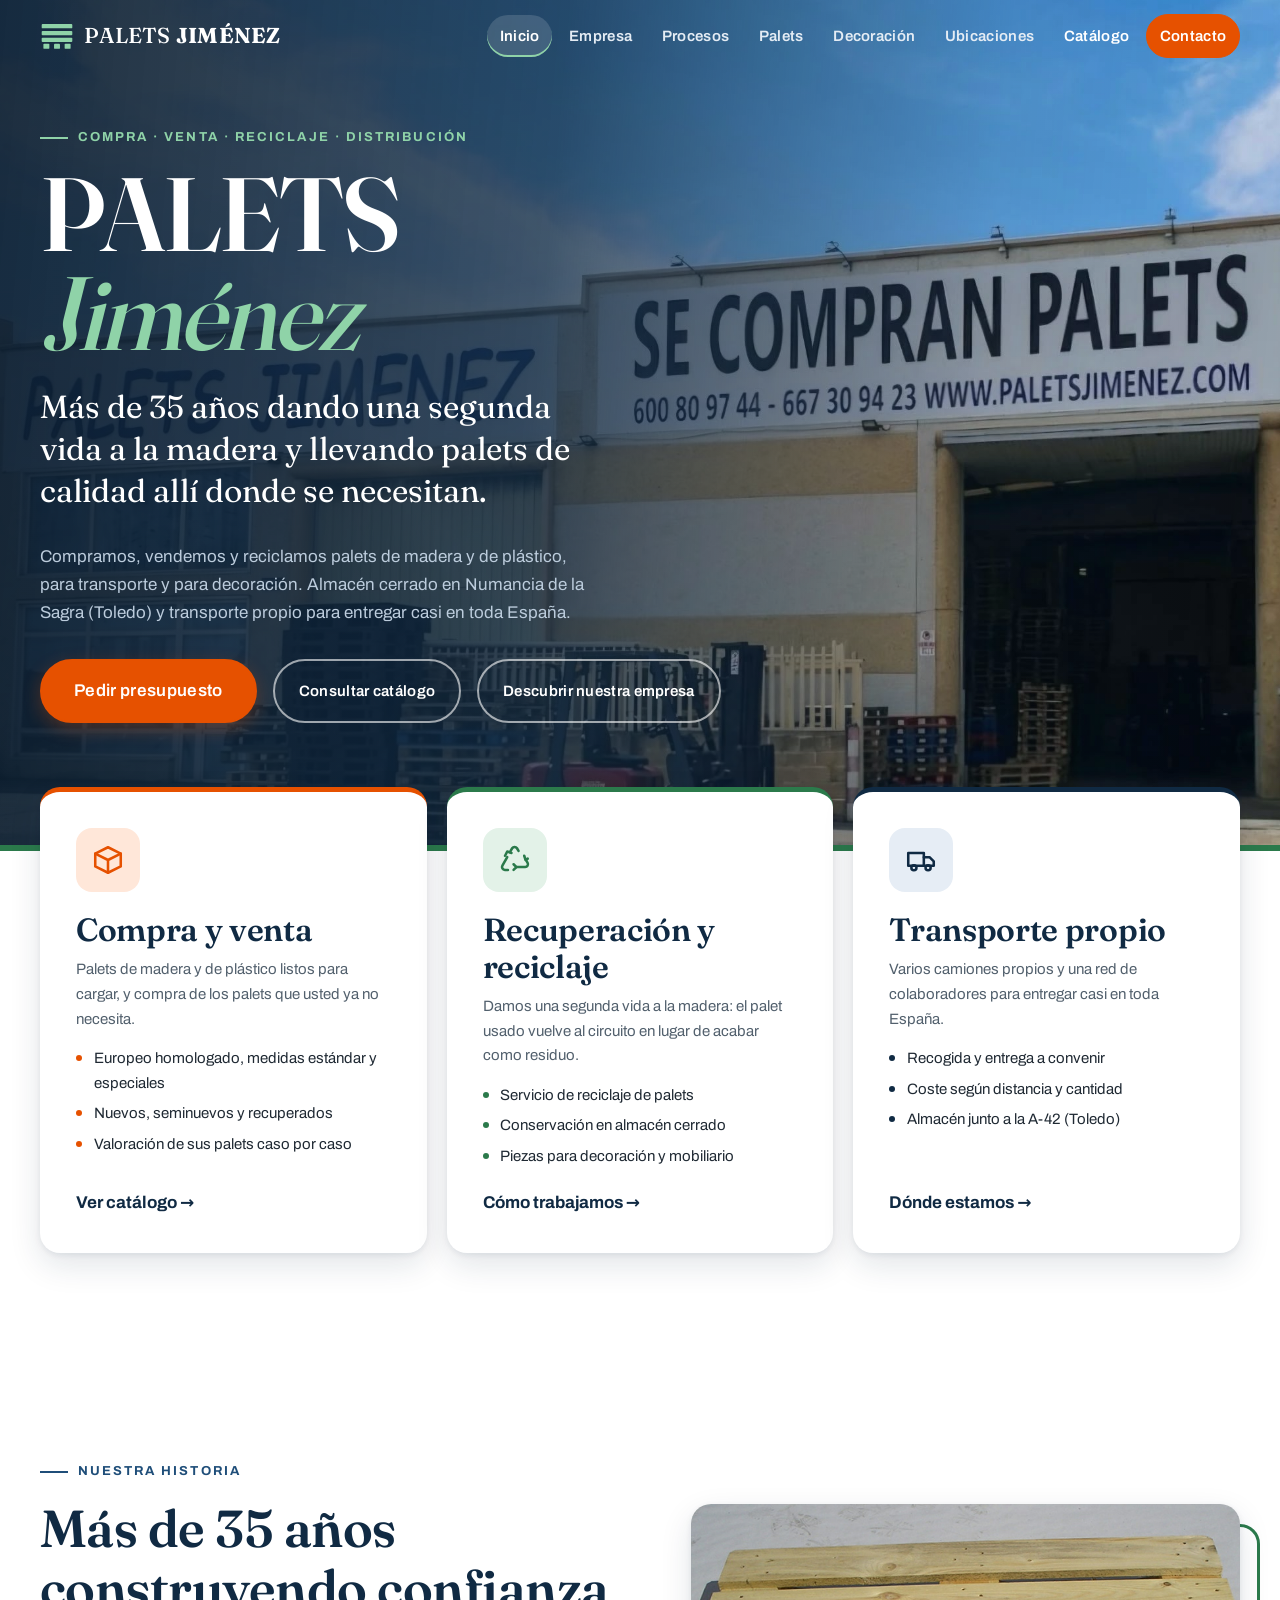
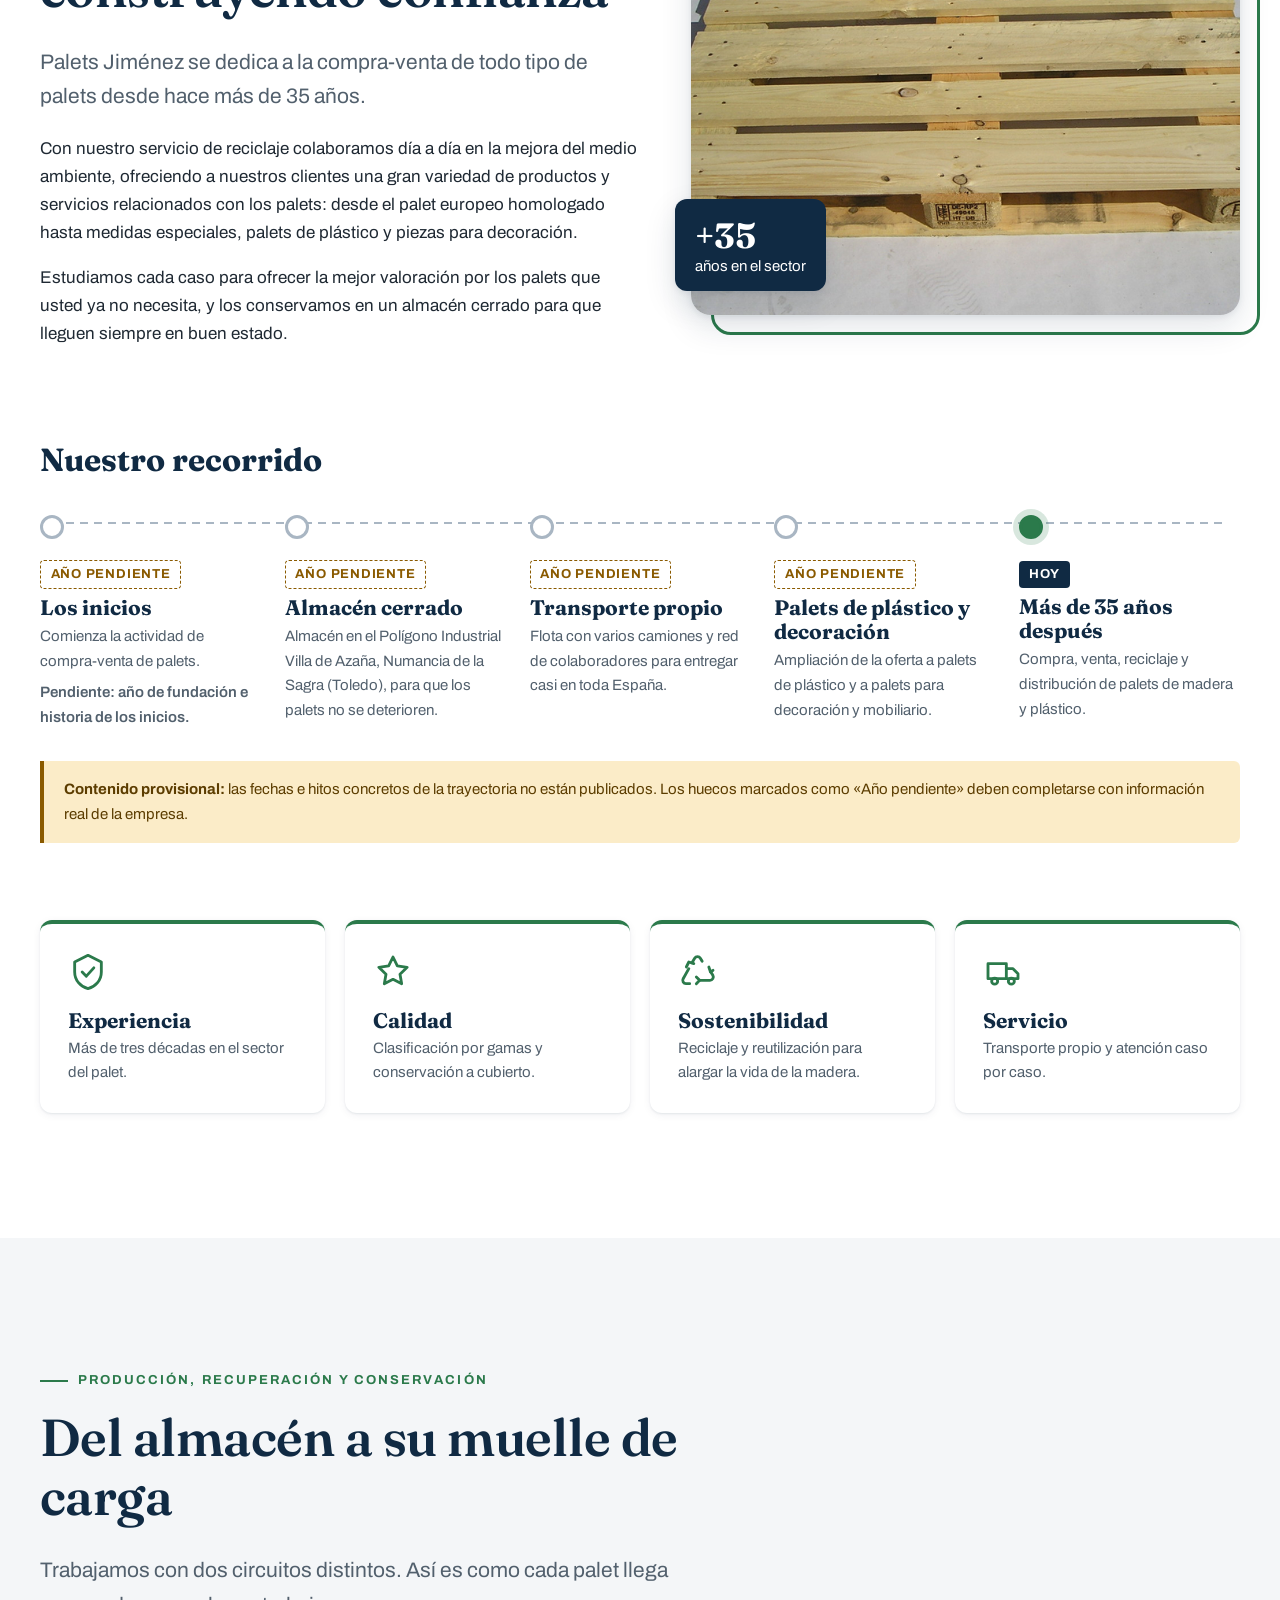
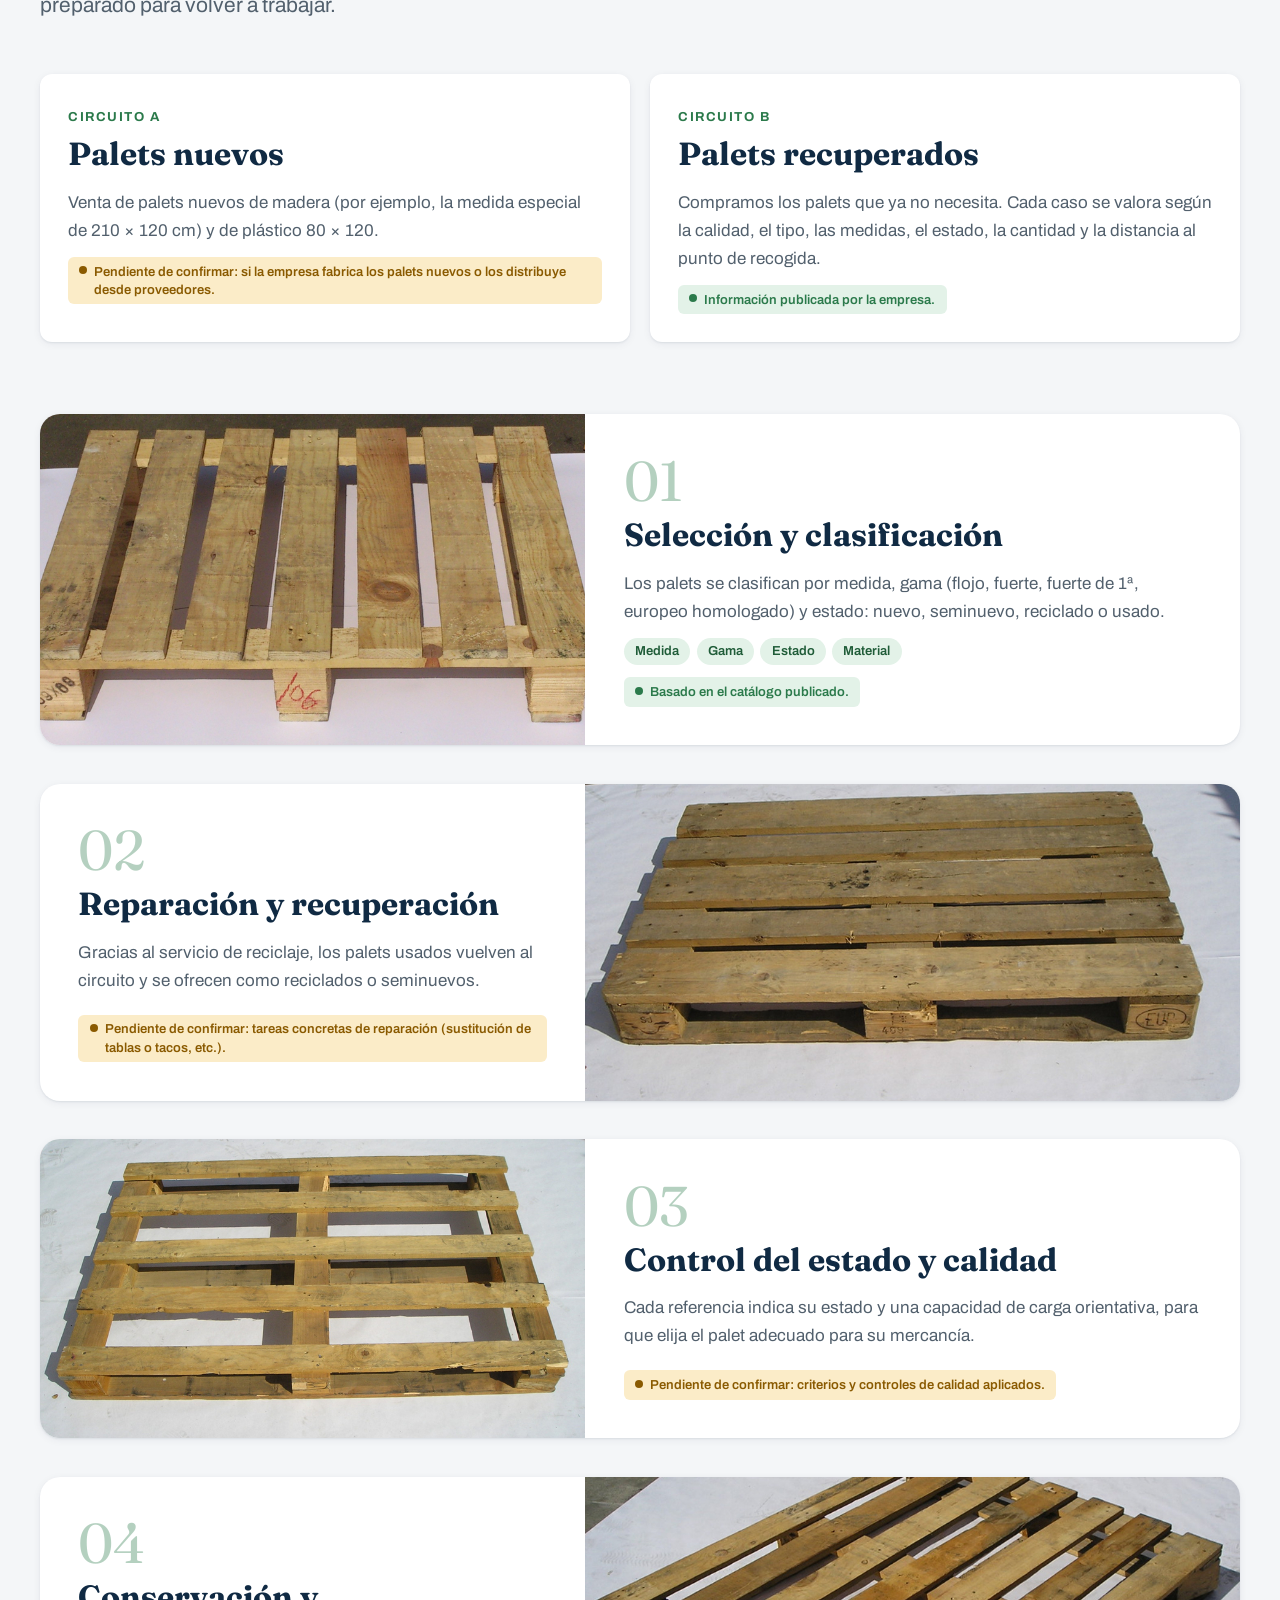
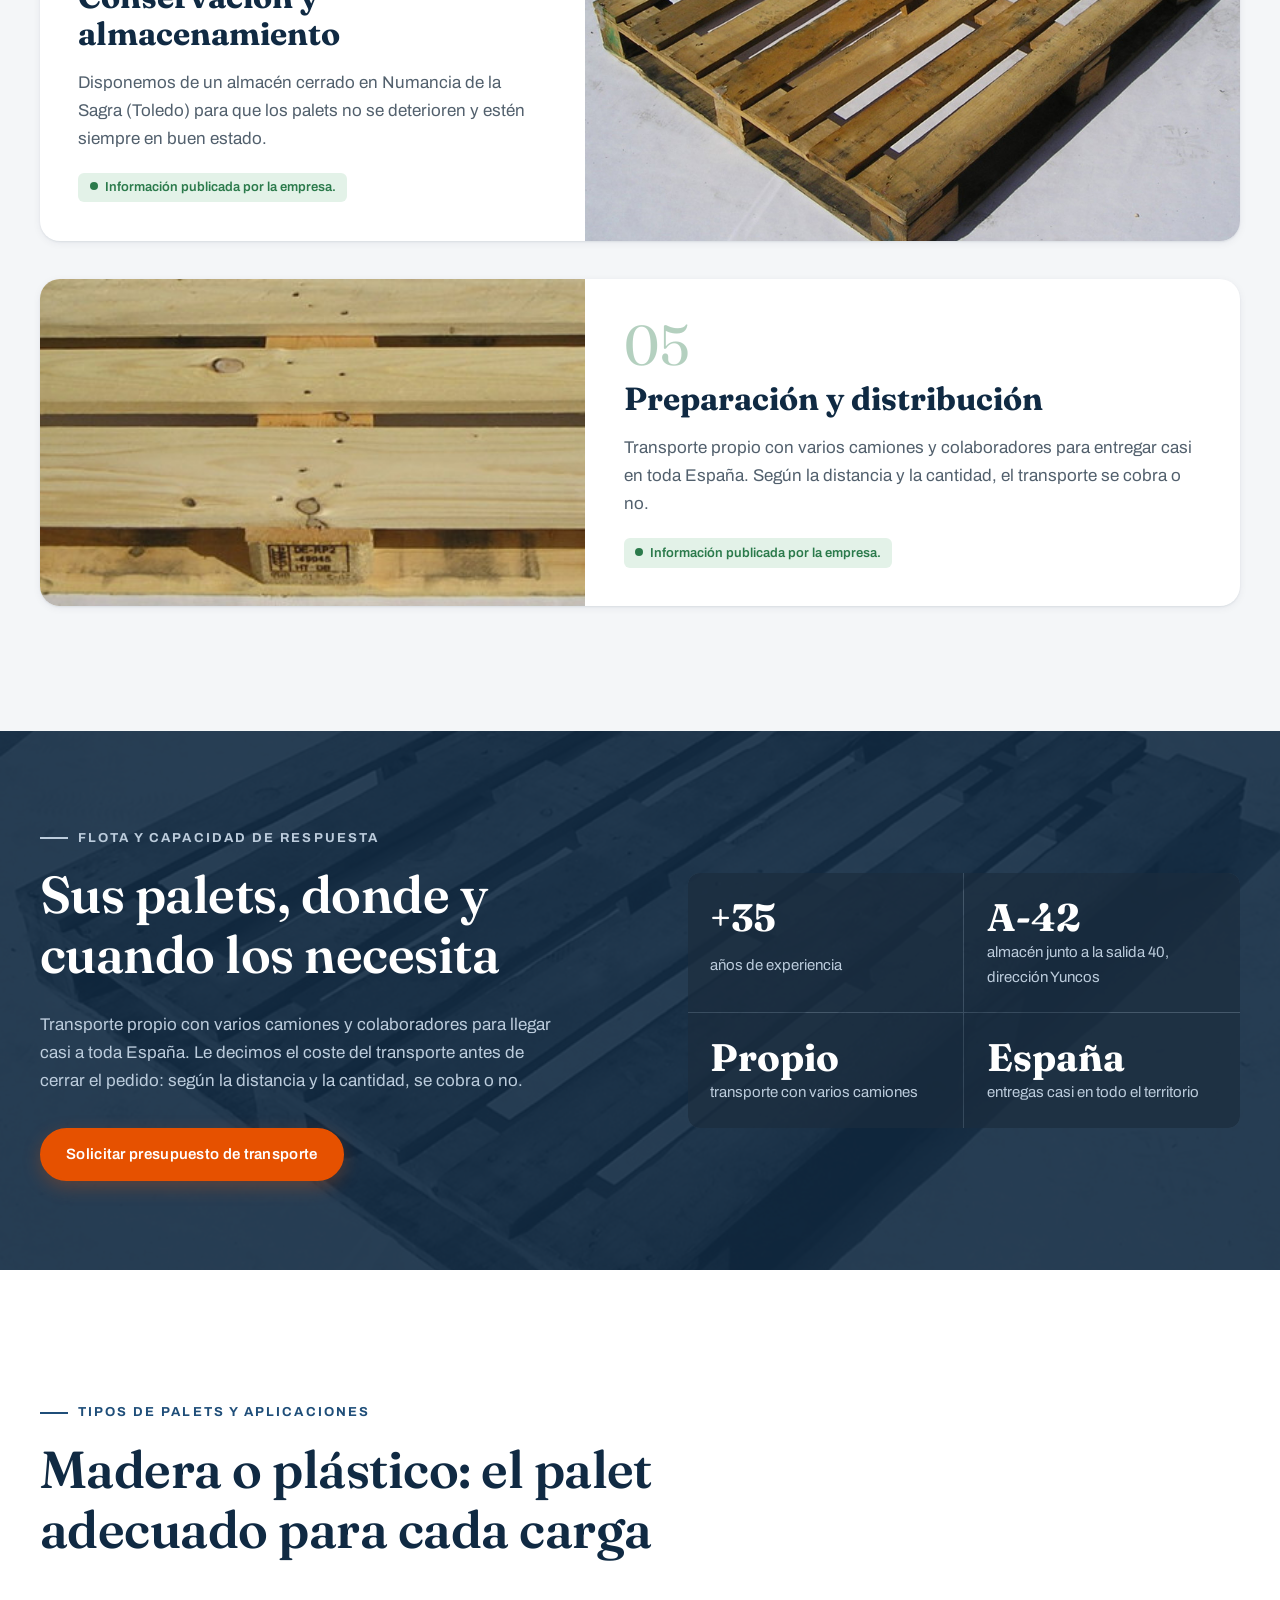
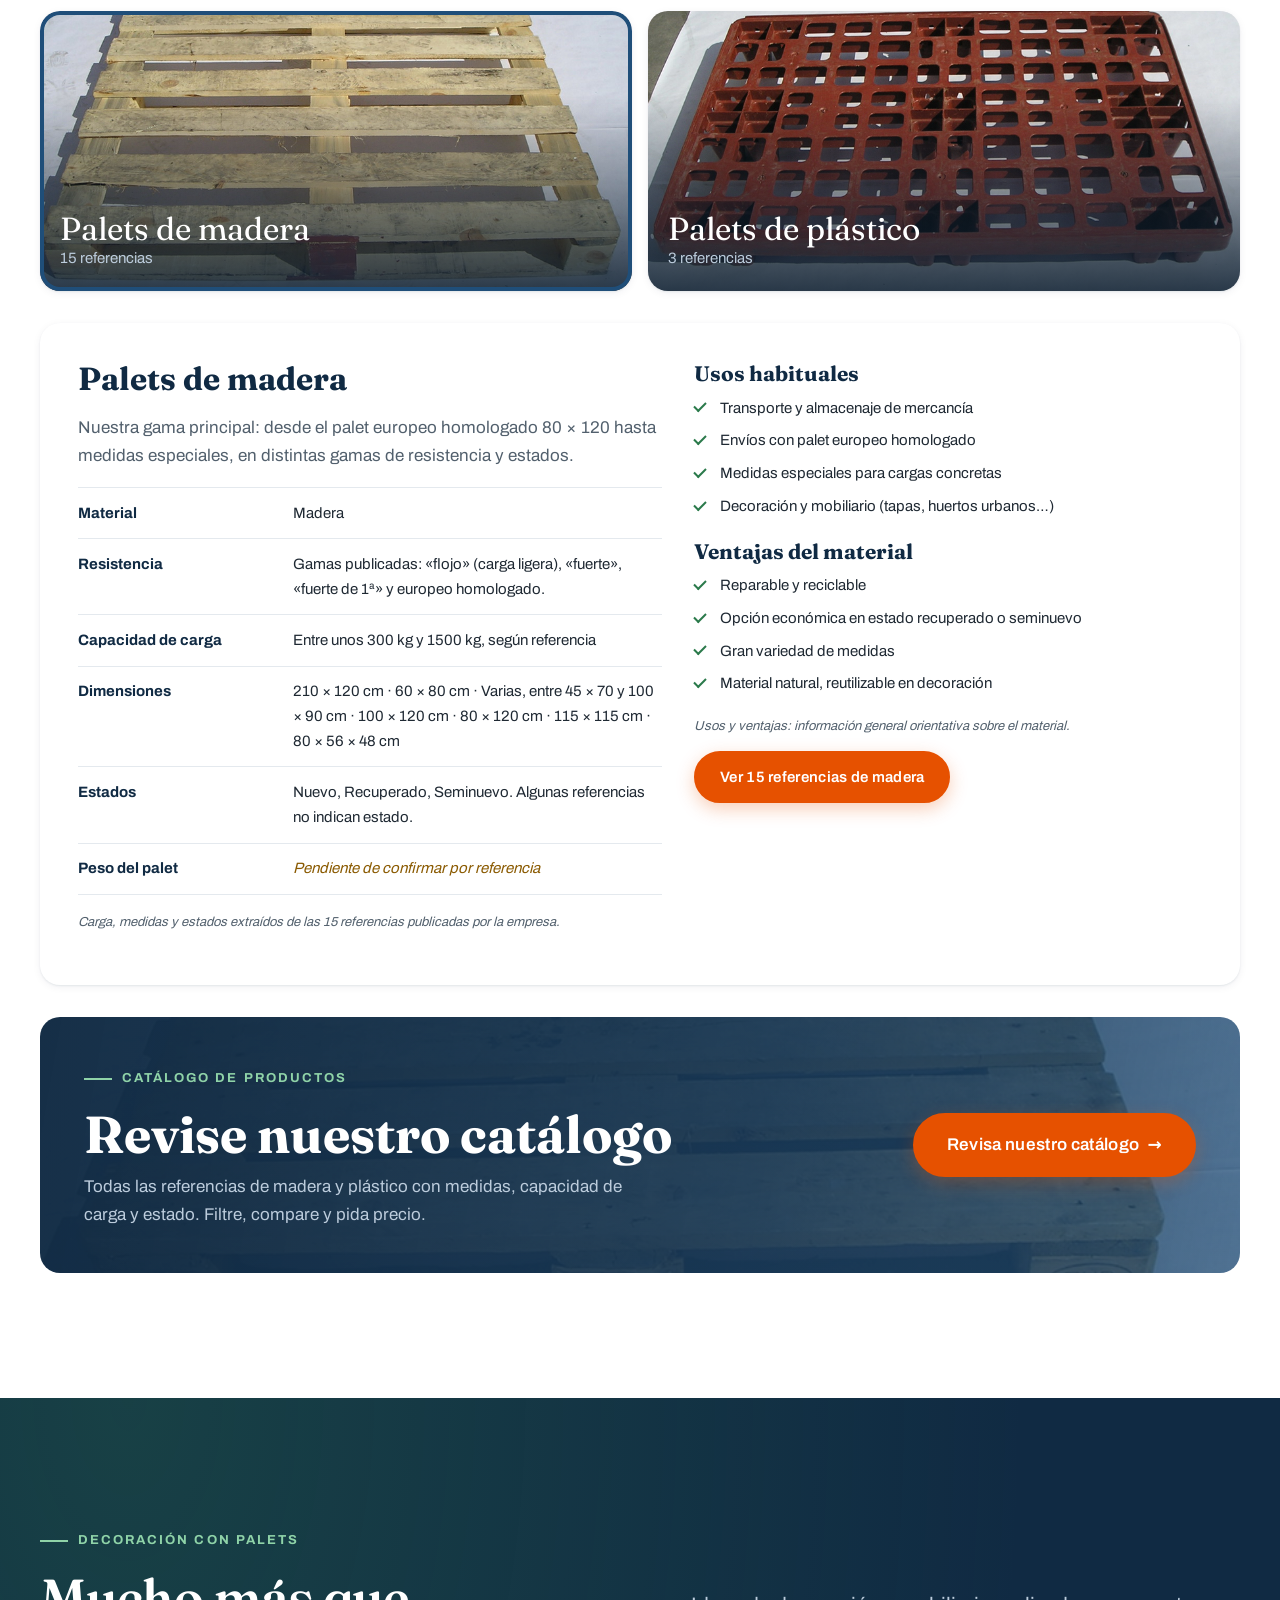
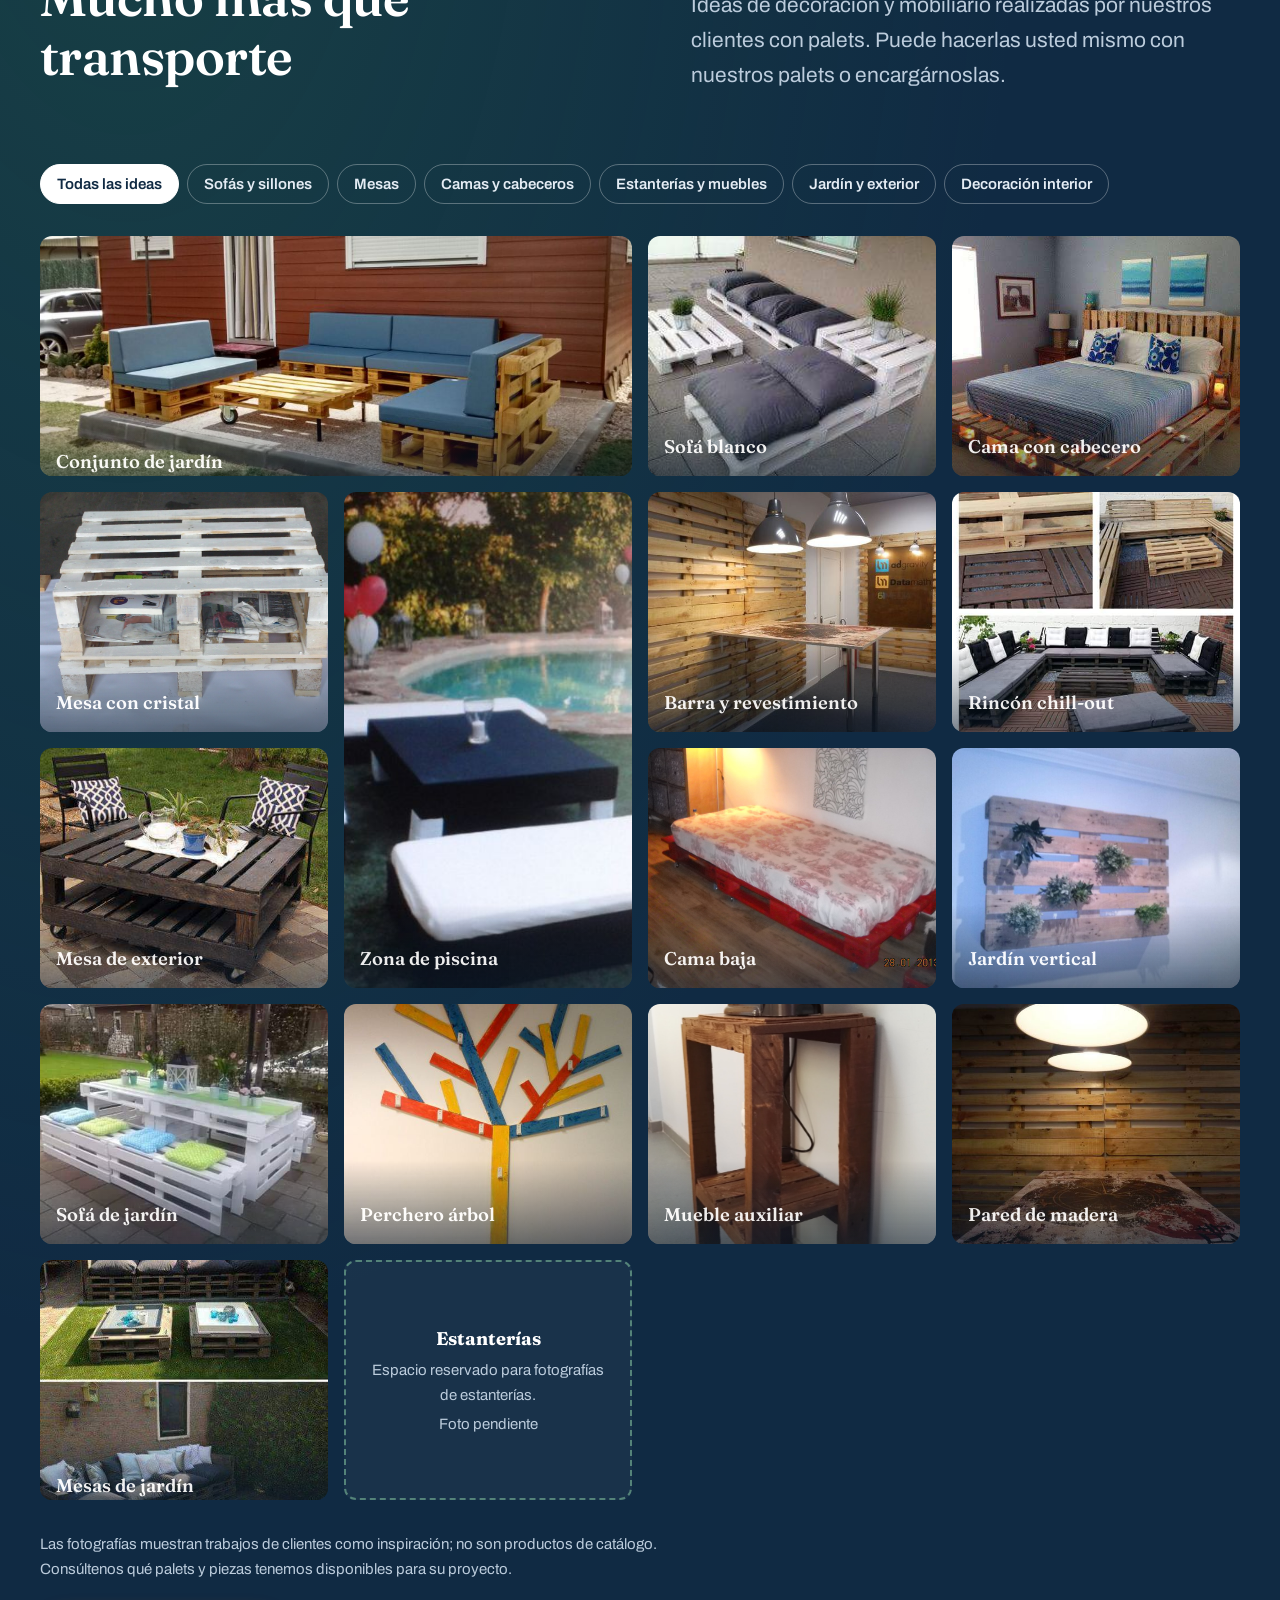
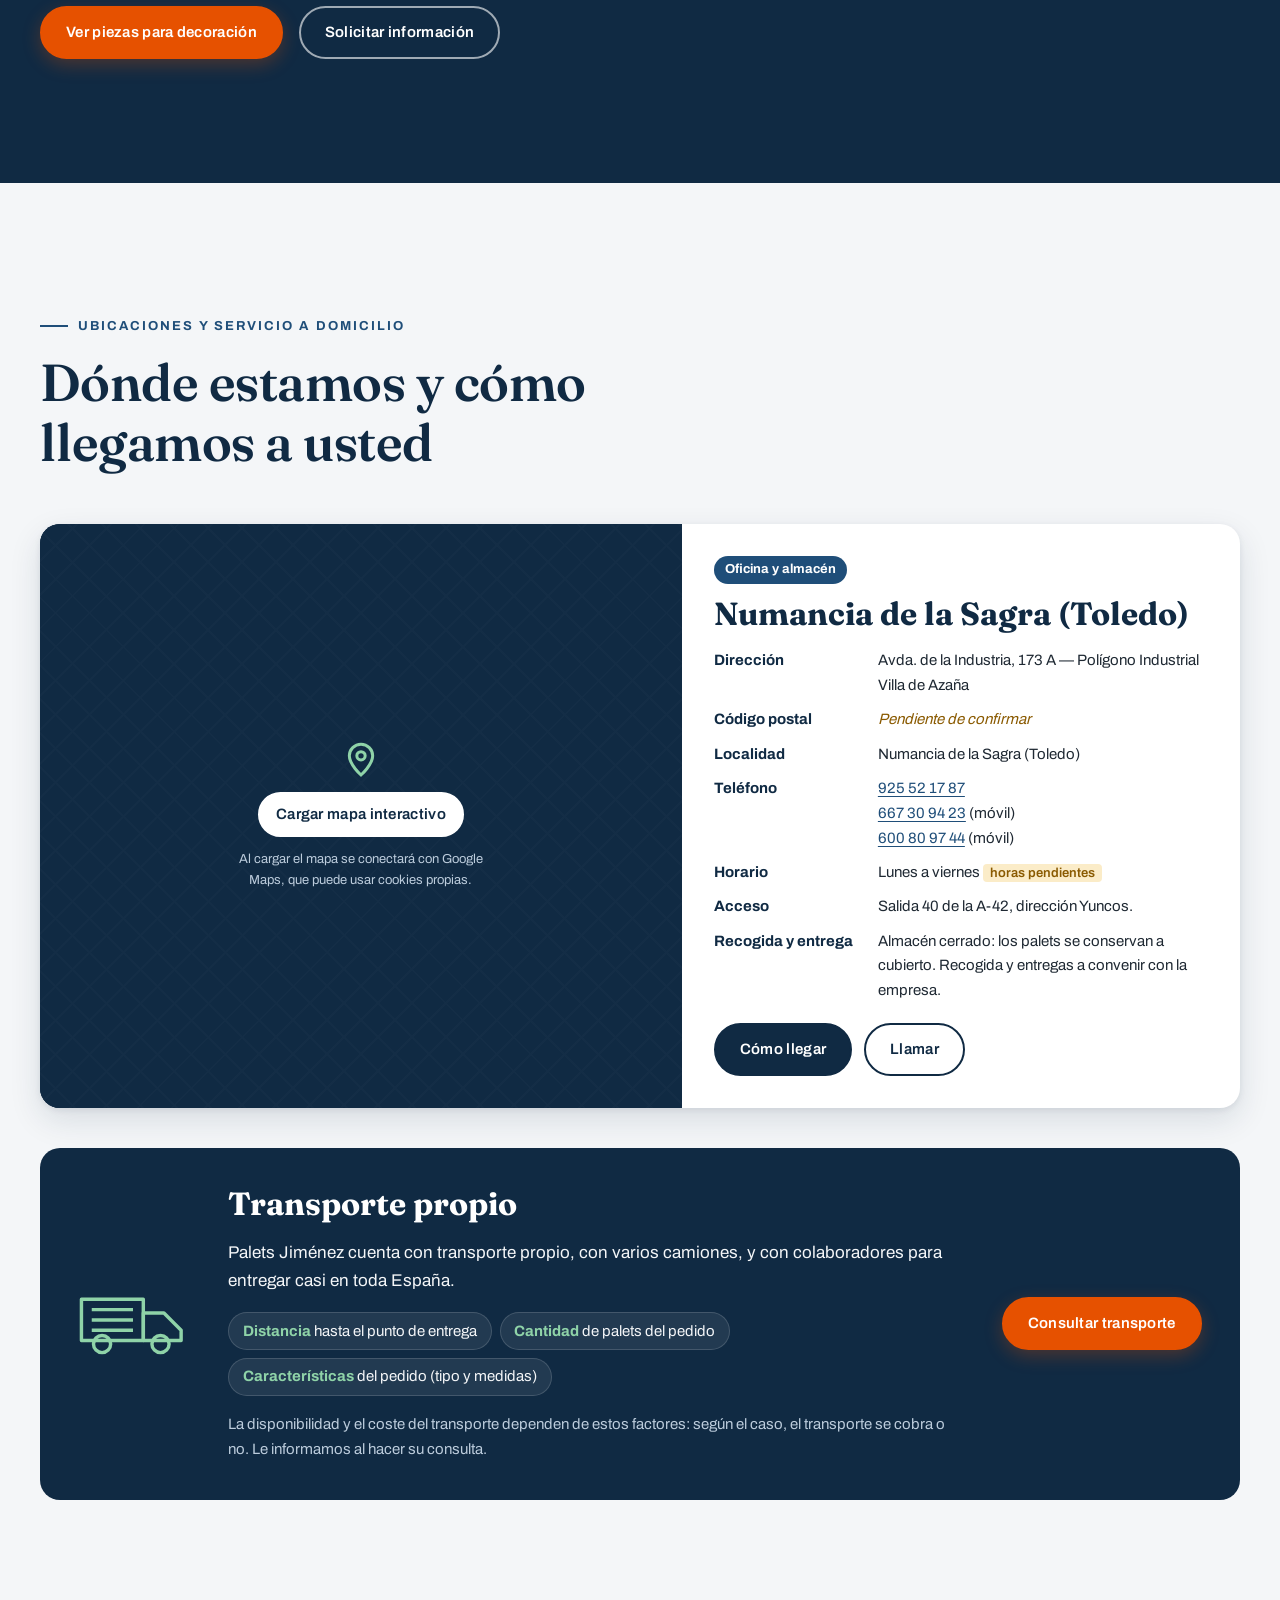
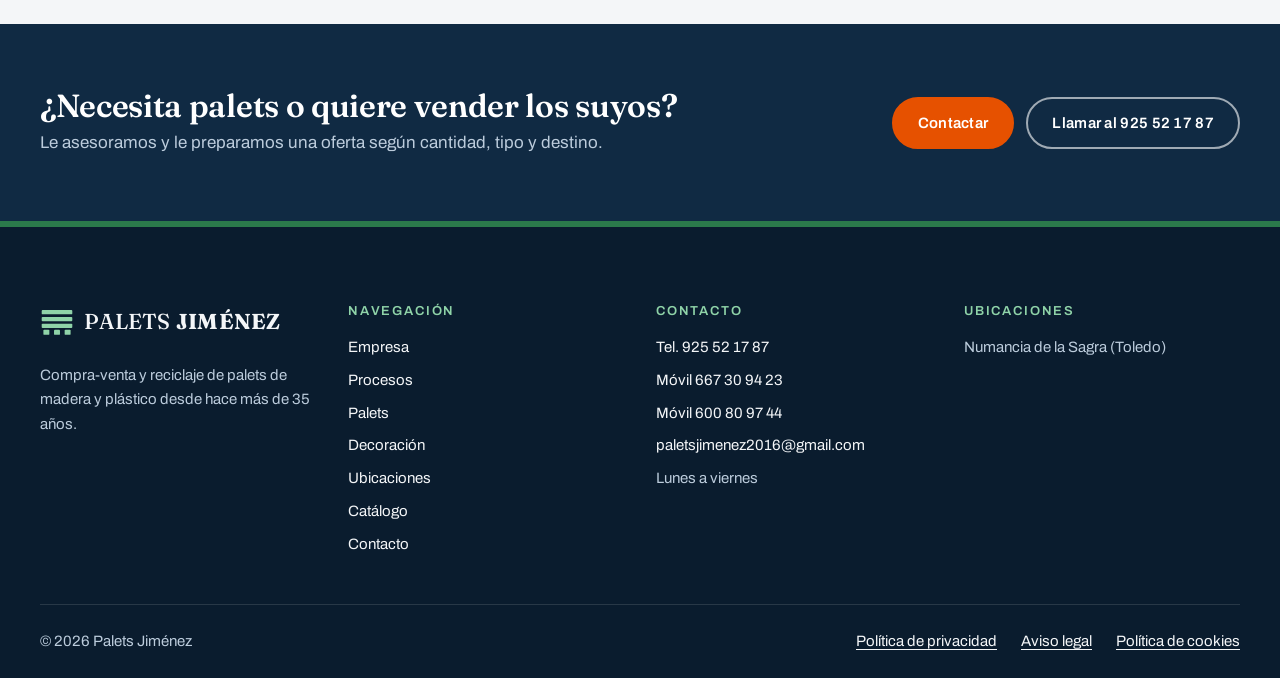
<file: index.html>
<!DOCTYPE html>
<html lang="es" class="no-js">
<head>
  <meta charset="utf-8">
  <meta name="viewport" content="width=device-width, initial-scale=1">
  <title>Palets Jiménez · Compra, venta y reciclaje de palets de madera y plástico</title>
  <meta name="description" content="Palets Jiménez: más de 35 años en la compra-venta y reciclaje de palets de madera y plástico. Almacén en el Polígono Industrial Villa de Azaña, Numancia de la Sagra (Toledo). Transporte propio.">
  <meta name="theme-color" content="#102A43">
  <!-- Versión de vista previa: quitar "noindex" cuando se publique en el dominio oficial -->
  <meta name="robots" content="noindex, nofollow">
  <link rel="canonical" href="https://www.paletsjimenez.com/">
  <meta property="og:type" content="website">
  <meta property="og:locale" content="es_ES">
  <meta property="og:title" content="Palets Jiménez · Palets de madera y plástico">
  <meta property="og:description" content="Más de 35 años comprando, vendiendo y reciclando palets. Transporte propio y almacén cerrado en Numancia de la Sagra (Toledo).">
  <meta property="og:image" content="assets/img/nave-numancia-960.jpg">
  <link rel="icon" href="assets/img/favicon.svg" type="image/svg+xml">
  <link rel="preload" href="assets/fonts/archivo-latin.woff2" as="font" type="font/woff2" crossorigin>
  <link rel="preload" href="assets/fonts/fraunces-latin.woff2" as="font" type="font/woff2" crossorigin>
  <link rel="stylesheet" href="css/tokens.css">
  <link rel="stylesheet" href="css/base.css">
  <link rel="stylesheet" href="css/components.css">
  <link rel="stylesheet" href="css/sections.css">
  <link rel="stylesheet" href="css/roles.css">
  <script type="application/ld+json">
  {
    "@context": "https://schema.org",
    "@type": "LocalBusiness",
    "name": "Palets Jiménez",
    "description": "Compra-venta y reciclaje de palets de madera y plástico, y palets para decoración.",
    "url": "https://www.paletsjimenez.com/",
    "telephone": "+34925521787",
    "email": "paletsjimenez2016@gmail.com",
    "address": {
      "@type": "PostalAddress",
      "streetAddress": "Avda. de la Industria, 173 A, Polígono Industrial Villa de Azaña",
      "addressLocality": "Numancia de la Sagra",
      "addressRegion": "Toledo",
      "addressCountry": "ES"
    },
    "geo": { "@type": "GeoCoordinates", "latitude": 40.087979, "longitude": -3.860104 },
    "openingHoursSpecification": { "@type": "OpeningHoursSpecification", "dayOfWeek": ["Monday","Tuesday","Wednesday","Thursday","Friday"] }
  }
  </script>
</head>
<body data-page="home">
  <a class="skip-link" href="#main">Saltar al contenido</a>

  <header class="site-header" data-header></header>

  <main id="main">
    <!-- ============ 1. HERO ============ -->
    <section id="inicio" class="hero" aria-labelledby="hero-title">
      <div class="hero__bg" aria-hidden="true"></div>
      <div class="container hero__inner">
        <div class="hero__content">
          <p class="eyebrow eyebrow--light">Compra · Venta · Reciclaje · Distribución</p>
          <h1 id="hero-title" class="hero__title">Palets <span>Jiménez</span></h1>
          <p class="hero__lead">Más de 35 años dando una segunda vida a la madera y llevando palets de calidad allí donde se necesitan.</p>
          <p class="hero__text">Compramos, vendemos y reciclamos palets de madera y de plástico, para transporte y para decoración. Almacén cerrado en Numancia de la Sagra (Toledo) y transporte propio para entregar casi en toda España.</p>
          <div class="hero__actions">
            <a class="btn btn--primary btn--lg" href="contacto.html?tipo=Compra%20de%20palets">Pedir presupuesto</a>
            <a class="btn btn--ghost-light" href="catalogo.html">Consultar catálogo</a>
            <a class="btn btn--ghost-light" href="#empresa">Descubrir nuestra empresa</a>
          </div>
        </div>
      </div>
    </section>

    <!-- ============ SERVICIOS: 3 pilares ============ -->
    <section class="services" aria-label="Nuestros servicios">
      <div class="container services__grid">
        <article class="service service--venta reveal">
          <div class="service__icon" aria-hidden="true"><svg viewBox="0 0 24 24"><path d="M3 7.5 12 3l9 4.5v9L12 21l-9-4.5v-9Z"/><path d="m3 7.5 9 4.5 9-4.5M12 12v9"/></svg></div>
          <h2>Compra y venta</h2>
          <p>Palets de madera y de plástico listos para cargar, y compra de los palets que usted ya no necesita.</p>
          <ul>
            <li>Europeo homologado, medidas estándar y especiales</li>
            <li>Nuevos, seminuevos y recuperados</li>
            <li>Valoración de sus palets caso por caso</li>
          </ul>
          <a class="service__link" href="catalogo.html">Ver catálogo →</a>
        </article>
        <article class="service service--eco reveal">
          <div class="service__icon" aria-hidden="true"><svg viewBox="0 0 24 24"><path d="M7 19H4.8a2 2 0 0 1-1.7-3l3.4-6"/><path d="m11 19 2-2-2-2"/><path d="M13 17h6.2a2 2 0 0 0 1.7-3l-1.3-2.2"/><path d="m14.5 5.6-1.1-1.9a2 2 0 0 0-3.4 0L8.4 6.4"/><path d="m5 9 1.5-3 3 1"/><path d="m21 11-1.5 1-1-3"/></svg></div>
          <h2>Recuperación y reciclaje</h2>
          <p>Damos una segunda vida a la madera: el palet usado vuelve al circuito en lugar de acabar como residuo.</p>
          <ul>
            <li>Servicio de reciclaje de palets</li>
            <li>Conservación en almacén cerrado</li>
            <li>Piezas para decoración y mobiliario</li>
          </ul>
          <a class="service__link" href="#procesos">Cómo trabajamos →</a>
        </article>
        <article class="service service--transporte reveal">
          <div class="service__icon" aria-hidden="true"><svg viewBox="0 0 24 24"><path d="M3 7h11v9H3z"/><path d="M14 10h4l3 3v3h-7"/><circle cx="7" cy="17.5" r="1.8"/><circle cx="17" cy="17.5" r="1.8"/></svg></div>
          <h2>Transporte propio</h2>
          <p>Varios camiones propios y una red de colaboradores para entregar casi en toda España.</p>
          <ul>
            <li>Recogida y entrega a convenir</li>
            <li>Coste según distancia y cantidad</li>
            <li>Almacén junto a la A-42 (Toledo)</li>
          </ul>
          <a class="service__link" href="#ubicaciones">Dónde estamos →</a>
        </article>
      </div>
    </section>

    <!-- ============ 2. HISTORIA ============ -->
    <section id="empresa" class="section section--cream history" aria-labelledby="empresa-title">
      <div class="container">
        <div class="history__intro">
          <div class="history__text reveal">
            <p class="eyebrow">Nuestra historia</p>
            <h2 id="empresa-title" class="section-title">Más de 35 años construyendo confianza</h2>
            <p class="lead">Palets Jiménez se dedica a la compra-venta de todo tipo de palets desde hace más de 35 años.</p>
            <p>Con nuestro servicio de reciclaje colaboramos día a día en la mejora del medio ambiente, ofreciendo a nuestros clientes una gran variedad de productos y servicios relacionados con los palets: desde el palet europeo homologado hasta medidas especiales, palets de plástico y piezas para decoración.</p>
            <p>Estudiamos cada caso para ofrecer la mejor valoración por los palets que usted ya no necesita, y los conservamos en un almacén cerrado para que lleguen siempre en buen estado.</p>
          </div>
          <figure class="history__figure reveal">
            <img src="assets/img/productos/m-016.jpg" alt="Palet europeo homologado de madera 80 × 120 cm" width="900" height="522" loading="lazy" decoding="async">
            <figcaption class="history__badge"><strong>+35</strong> años en el sector</figcaption>
          </figure>
        </div>

        <h3 class="subsection-title reveal">Nuestro recorrido</h3>
        <ol class="timeline" aria-label="Trayectoria de la empresa">
          <li class="timeline__item reveal">
            <span class="timeline__year is-pending" title="Dato pendiente de facilitar por la empresa">Año pendiente</span>
            <h4>Los inicios</h4>
            <p>Comienza la actividad de compra-venta de palets.</p>
            <p class="pending-note">Pendiente: año de fundación e historia de los inicios.</p>
          </li>
          <li class="timeline__item reveal">
            <span class="timeline__year is-pending">Año pendiente</span>
            <h4>Almacén cerrado</h4>
            <p>Almacén en el Polígono Industrial Villa de Azaña, Numancia de la Sagra (Toledo), para que los palets no se deterioren.</p>
          </li>
          <li class="timeline__item reveal">
            <span class="timeline__year is-pending">Año pendiente</span>
            <h4>Transporte propio</h4>
            <p>Flota con varios camiones y red de colaboradores para entregar casi en toda España.</p>
          </li>
          <li class="timeline__item reveal">
            <span class="timeline__year is-pending">Año pendiente</span>
            <h4>Palets de plástico y decoración</h4>
            <p>Ampliación de la oferta a palets de plástico y a palets para decoración y mobiliario.</p>
          </li>
          <li class="timeline__item timeline__item--now reveal">
            <span class="timeline__year">Hoy</span>
            <h4>Más de 35 años después</h4>
            <p>Compra, venta, reciclaje y distribución de palets de madera y plástico.</p>
          </li>
        </ol>
        <p class="pending-banner reveal" role="note"><strong>Contenido provisional:</strong> las fechas e hitos concretos de la trayectoria no están publicados. Los huecos marcados como «Año pendiente» deben completarse con información real de la empresa.</p>

        <ul class="values" aria-label="Nuestros valores">
          <li class="value reveal">
            <svg viewBox="0 0 24 24" aria-hidden="true"><path d="M12 2 4 6v6c0 5 3.4 8.7 8 10 4.6-1.3 8-5 8-10V6l-8-4Z"/><path d="m8.5 12 2.5 2.5 4.5-5"/></svg>
            <h4>Experiencia</h4><p>Más de tres décadas en el sector del palet.</p>
          </li>
          <li class="value reveal">
            <svg viewBox="0 0 24 24" aria-hidden="true"><path d="m12 3 2.6 5.3 5.9.9-4.3 4.1 1 5.8L12 16.4l-5.2 2.7 1-5.8L3.5 9.2l5.9-.9L12 3Z"/></svg>
            <h4>Calidad</h4><p>Clasificación por gamas y conservación a cubierto.</p>
          </li>
          <li class="value reveal">
            <svg viewBox="0 0 24 24" aria-hidden="true"><path d="M7 19H4.8a2 2 0 0 1-1.7-3l3.4-6"/><path d="m11 19 2-2-2-2"/><path d="M13 17h6.2a2 2 0 0 0 1.7-3l-1.3-2.2"/><path d="m14.5 5.6-1.1-1.9a2 2 0 0 0-3.4 0L8.4 6.4"/><path d="m5 9 1.5-3 3 1"/><path d="m21 11-1.5 1-1-3"/></svg>
            <h4>Sostenibilidad</h4><p>Reciclaje y reutilización para alargar la vida de la madera.</p>
          </li>
          <li class="value reveal">
            <svg viewBox="0 0 24 24" aria-hidden="true"><path d="M3 7h11v9H3z"/><path d="M14 10h4l3 3v3h-7"/><circle cx="7" cy="17.5" r="1.8"/><circle cx="17" cy="17.5" r="1.8"/></svg>
            <h4>Servicio</h4><p>Transporte propio y atención caso por caso.</p>
          </li>
        </ul>
      </div>
    </section>

    <!-- ============ 3. PROCESOS ============ -->
    <section id="procesos" class="section section--tan process" aria-labelledby="procesos-title">
      <div class="container">
        <header class="section-head reveal">
          <p class="eyebrow">Producción, recuperación y conservación</p>
          <h2 id="procesos-title" class="section-title">Del almacén a su muelle de carga</h2>
          <p class="lead">Trabajamos con dos circuitos distintos. Así es como cada palet llega preparado para volver a trabajar.</p>
        </header>

        <div class="tracks reveal">
          <article class="track">
            <span class="track__tag">Circuito A</span>
            <h3>Palets nuevos</h3>
            <p>Venta de palets nuevos de madera (por ejemplo, la medida especial de 210 × 120 cm) y de plástico 80 × 120.</p>
            <p class="status status--pending">Pendiente de confirmar: si la empresa fabrica los palets nuevos o los distribuye desde proveedores.</p>
          </article>
          <article class="track">
            <span class="track__tag">Circuito B</span>
            <h3>Palets recuperados</h3>
            <p>Compramos los palets que ya no necesita. Cada caso se valora según la calidad, el tipo, las medidas, el estado, la cantidad y la distancia al punto de recogida.</p>
            <p class="status status--ok">Información publicada por la empresa.</p>
          </article>
        </div>

        <ol class="steps">
          <li class="step reveal">
            <div class="step__media"><img src="assets/img/productos/m-009.jpg" alt="Lote de paletas de madera de medidas variadas" width="900" height="482" loading="lazy" decoding="async"></div>
            <div class="step__body">
              <span class="step__num" aria-hidden="true">01</span>
              <h3>Selección y clasificación</h3>
              <p>Los palets se clasifican por medida, gama (flojo, fuerte, fuerte de 1ª, europeo homologado) y estado: nuevo, seminuevo, reciclado o usado.</p>
              <ul class="step__chips" aria-label="Criterios de clasificación"><li>Medida</li><li>Gama</li><li>Estado</li><li>Material</li></ul>
              <p class="status status--ok">Basado en el catálogo publicado.</p>
            </div>
          </li>
          <li class="step reveal">
            <div class="step__media"><img src="assets/img/productos/m-013.jpg" alt="Palet europeo homologado reciclado de 80 × 120 cm" width="900" height="429" loading="lazy" decoding="async"></div>
            <div class="step__body">
              <span class="step__num" aria-hidden="true">02</span>
              <h3>Reparación y recuperación</h3>
              <p>Gracias al servicio de reciclaje, los palets usados vuelven al circuito y se ofrecen como reciclados o seminuevos.</p>
              <p class="status status--pending">Pendiente de confirmar: tareas concretas de reparación (sustitución de tablas o tacos, etc.).</p>
            </div>
          </li>
          <li class="step reveal">
            <div class="step__media"><img src="assets/img/productos/m-017.jpg" alt="Palet de madera 80 × 120 cm de gama fuerte de primera" width="900" height="487" loading="lazy" decoding="async"></div>
            <div class="step__body">
              <span class="step__num" aria-hidden="true">03</span>
              <h3>Control del estado y calidad</h3>
              <p>Cada referencia indica su estado y una capacidad de carga orientativa, para que elija el palet adecuado para su mercancía.</p>
              <p class="status status--pending">Pendiente de confirmar: criterios y controles de calidad aplicados.</p>
            </div>
          </li>
          <li class="step reveal">
            <div class="step__media"><img src="assets/img/productos/m-022.jpg" alt="Palet de madera 100 × 120 cm de base cerrada" width="900" height="614" loading="lazy" decoding="async"></div>
            <div class="step__body">
              <span class="step__num" aria-hidden="true">04</span>
              <h3>Conservación y almacenamiento</h3>
              <p>Disponemos de un almacén cerrado en Numancia de la Sagra (Toledo) para que los palets no se deterioren y estén siempre en buen estado.</p>
              <p class="status status--ok">Información publicada por la empresa.</p>
            </div>
          </li>
          <li class="step reveal">
            <div class="step__media"><img src="assets/img/hero-original.jpg" alt="Palet europeo de madera visto de cerca" width="960" height="240" loading="lazy" decoding="async"></div>
            <div class="step__body">
              <span class="step__num" aria-hidden="true">05</span>
              <h3>Preparación y distribución</h3>
              <p>Transporte propio con varios camiones y colaboradores para entregar casi en toda España. Según la distancia y la cantidad, el transporte se cobra o no.</p>
              <p class="status status--ok">Información publicada por la empresa.</p>
            </div>
          </li>
        </ol>
      </div>
    </section>

    <!-- ============ BANNER DE CONFIANZA / FLOTA ============ -->
    <section class="fleet" aria-labelledby="fleet-title">
      <div class="container fleet__inner">
        <div class="reveal">
          <p class="eyebrow eyebrow--light">Flota y capacidad de respuesta</p>
          <h2 id="fleet-title">Sus palets, donde y cuando los necesita</h2>
          <p>Transporte propio con varios camiones y colaboradores para llegar casi a toda España. Le decimos el coste del transporte antes de cerrar el pedido: según la distancia y la cantidad, se cobra o no.</p>
          <a class="btn btn--primary" href="contacto.html?tipo=Transporte%20y%20entregas">Solicitar presupuesto de transporte</a>
        </div>
        <ul class="fleet__stats reveal" aria-label="Datos clave">
          <li><strong>+35</strong><span>años de experiencia</span></li>
          <li><strong>A-42</strong><span>almacén junto a la salida 40, dirección Yuncos</span></li>
          <li><strong>Propio</strong><span>transporte con varios camiones</span></li>
          <li><strong>España</strong><span>entregas casi en todo el territorio</span></li>
        </ul>
      </div>
    </section>

    <!-- ============ 4. TIPOS DE PALETS ============ -->
    <section id="palets" class="section section--cream types" aria-labelledby="palets-title">
      <div class="container">
        <header class="section-head reveal">
          <p class="eyebrow">Tipos de palets y aplicaciones</p>
          <h2 id="palets-title" class="section-title">Madera o plástico: el palet adecuado para cada carga</h2>
        </header>
        <div class="types__tabs reveal" role="tablist" aria-label="Tipos de palet" data-types-tabs>
          <button class="type-tab" role="tab" id="tab-madera" aria-controls="panel-madera" aria-selected="true" data-material="madera">
            <img src="assets/img/productos/m-021.jpg" alt="" width="900" height="531" loading="lazy" decoding="async">
            <span class="type-tab__label">Palets de madera</span>
            <span class="type-tab__count" data-count="madera"></span>
          </button>
          <button class="type-tab" role="tab" id="tab-plastico" aria-controls="panel-plastico" aria-selected="false" tabindex="-1" data-material="plastico">
            <img src="assets/img/productos/p-003.jpg" alt="" width="900" height="495" loading="lazy" decoding="async">
            <span class="type-tab__label">Palets de plástico</span>
            <span class="type-tab__count" data-count="plastico"></span>
          </button>
        </div>
        <div class="types__panels" data-types-panels><!-- Generado desde js/data/products.js --></div>

        <aside class="catalog-cta reveal" aria-labelledby="catalog-cta-title">
          <div class="catalog-cta__text">
            <p class="eyebrow eyebrow--light">Catálogo de productos</p>
            <h3 id="catalog-cta-title">Revise nuestro catálogo</h3>
            <p>Todas las referencias de madera y plástico con medidas, capacidad de carga y estado. Filtre, compare y pida precio.</p>
          </div>
          <a class="btn btn--primary btn--lg" href="catalogo.html">Revisa nuestro catálogo <span aria-hidden="true">→</span></a>
        </aside>
      </div>
    </section>

    <!-- ============ 5. DECORACIÓN ============ -->
    <section id="decoracion" class="section section--earth deco" aria-labelledby="decoracion-title">
      <div class="container">
        <header class="section-head section-head--split reveal">
          <div>
            <p class="eyebrow eyebrow--light">Decoración con palets</p>
            <h2 id="decoracion-title" class="section-title">Mucho más que transporte</h2>
          </div>
          <p class="lead">Ideas de decoración y mobiliario realizadas por nuestros clientes con palets. Puede hacerlas usted mismo con nuestros palets o encargárnoslas.</p>
        </header>
        <div class="chips reveal" role="group" aria-label="Filtrar ideas de decoración" data-gallery-filters></div>
        <ul class="gallery" data-gallery aria-live="polite"><!-- Generado desde js/data/gallery.js --></ul>
        <p class="deco__note reveal">Las fotografías muestran trabajos de clientes como inspiración; no son productos de catálogo. Consúltenos qué palets y piezas tenemos disponibles para su proyecto.</p>
        <div class="deco__actions reveal">
          <a class="btn btn--primary" href="catalogo.html?linea=decoracion">Ver piezas para decoración</a>
          <a class="btn btn--ghost-light" href="contacto.html?tipo=Decoraci%C3%B3n%20y%20mobiliario">Solicitar información</a>
        </div>
      </div>
    </section>
    <!-- ============ 7. UBICACIONES ============ -->
    <section id="ubicaciones" class="section section--tan locations" aria-labelledby="ubicaciones-title">
      <div class="container">
        <header class="section-head reveal">
          <p class="eyebrow">Ubicaciones y servicio a domicilio</p>
          <h2 id="ubicaciones-title" class="section-title">Dónde estamos y cómo llegamos a usted</h2>
        </header>
        <div class="locations__grid" data-locations><!-- Generado desde js/data/locations.js --></div>

        <article class="delivery reveal" aria-labelledby="delivery-title">
          <div class="delivery__icon" aria-hidden="true">
            <svg viewBox="0 0 64 40"><path d="M2 6h36v24H2z"/><path d="M38 14h12l10 10v6H38z"/><circle cx="14" cy="32" r="5"/><circle cx="48" cy="32" r="5"/><path d="M8 12h24M8 18h24M8 24h24"/></svg>
          </div>
          <div>
            <h3 id="delivery-title">Transporte propio</h3>
            <p>Palets Jiménez cuenta con transporte propio, con varios camiones, y con colaboradores para entregar casi en toda España.</p>
            <ul class="delivery__factors" aria-label="Factores que influyen en el transporte">
              <li><strong>Distancia</strong> hasta el punto de entrega</li>
              <li><strong>Cantidad</strong> de palets del pedido</li>
              <li><strong>Características</strong> del pedido (tipo y medidas)</li>
            </ul>
            <p class="muted">La disponibilidad y el coste del transporte dependen de estos factores: según el caso, el transporte se cobra o no. Le informamos al hacer su consulta.</p>
          </div>
          <a class="btn btn--primary" href="contacto.html?tipo=Transporte%20y%20entregas">Consultar transporte</a>
        </article>
      </div>
    </section>

    <!-- ============ CIERRE: CONTACTO ============ -->
    <section class="closing" aria-labelledby="closing-title">
      <div class="container closing__inner reveal">
        <div>
          <h2 id="closing-title">¿Necesita palets o quiere vender los suyos?</h2>
          <p>Le asesoramos y le preparamos una oferta según cantidad, tipo y destino.</p>
        </div>
        <div class="closing__actions">
          <a class="btn btn--primary" href="contacto.html">Contactar</a>
          <a class="btn btn--ghost-light" href="tel:+34925521787">Llamar al 925 52 17 87</a>
        </div>
      </div>
    </section>
  </main>

  <footer class="site-footer" data-footer></footer>

  <script type="module" src="js/main.js"></script>
</body>
</html>
</file>
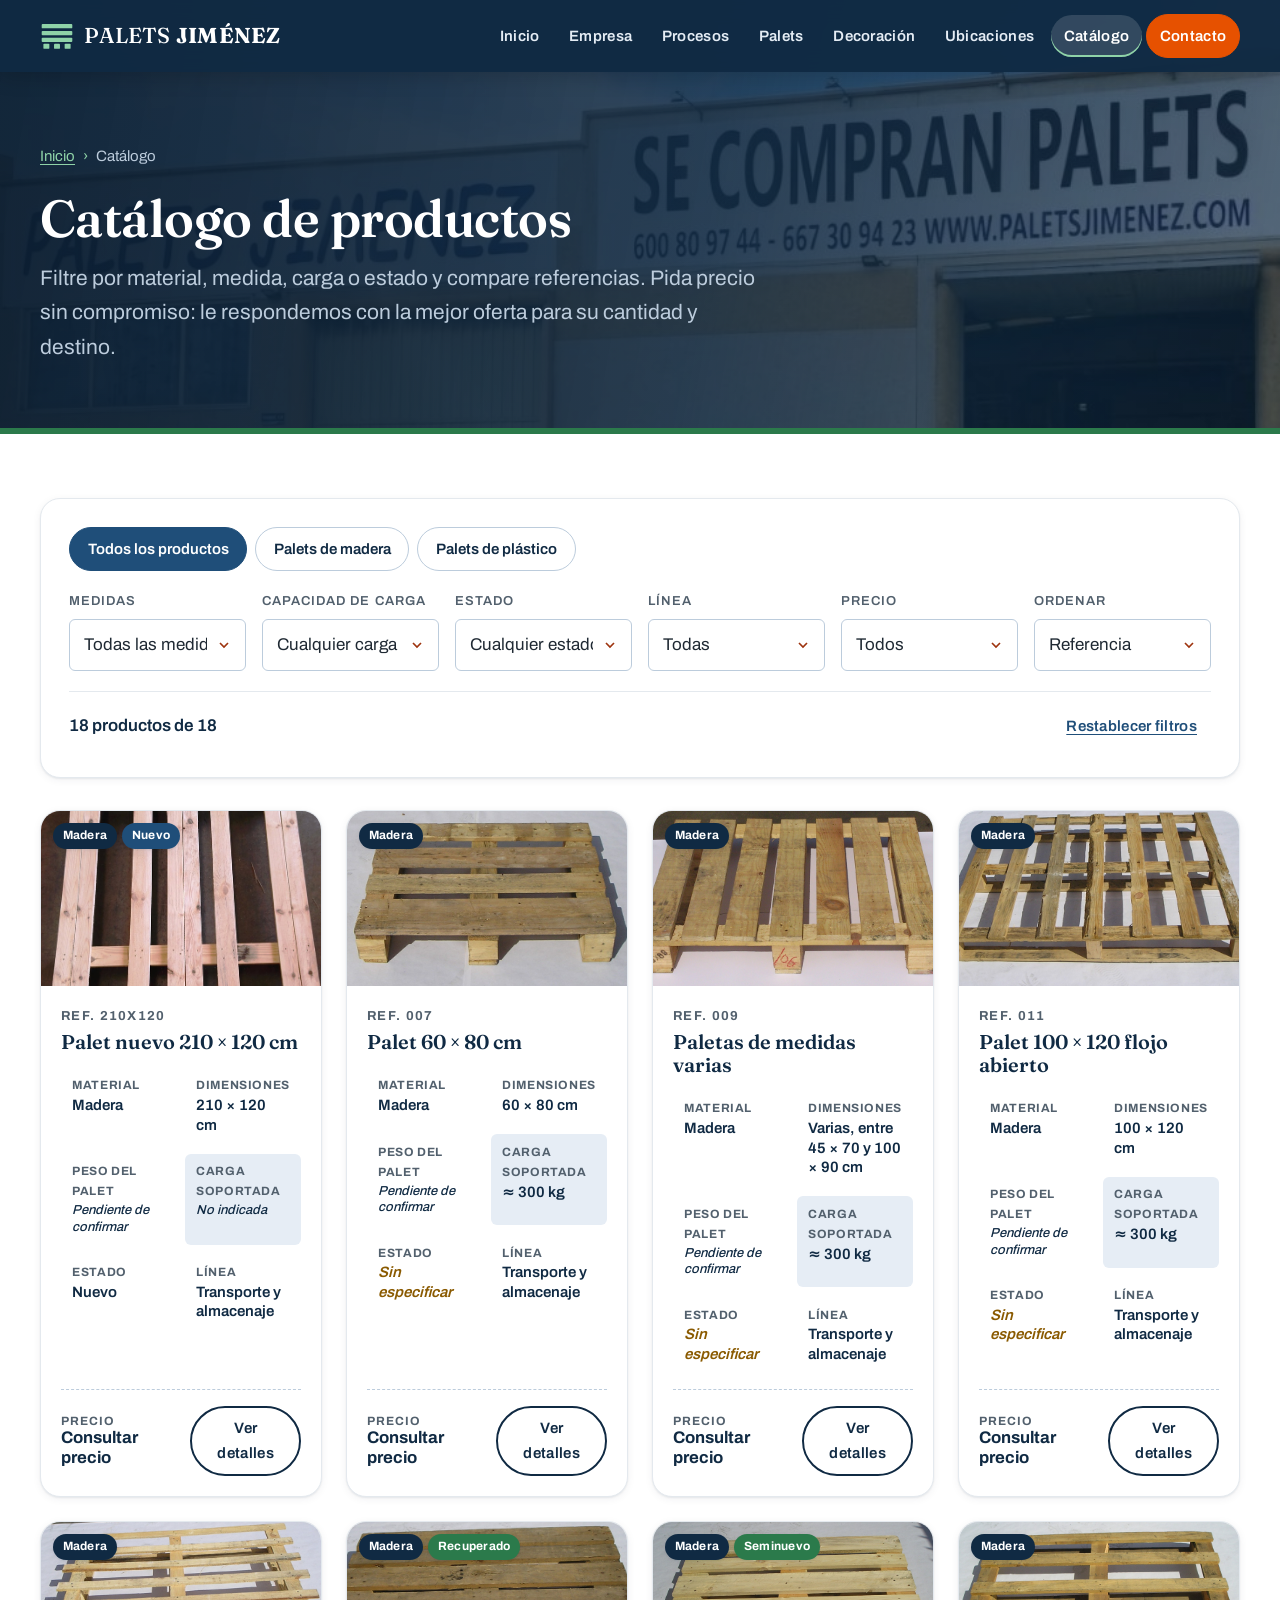
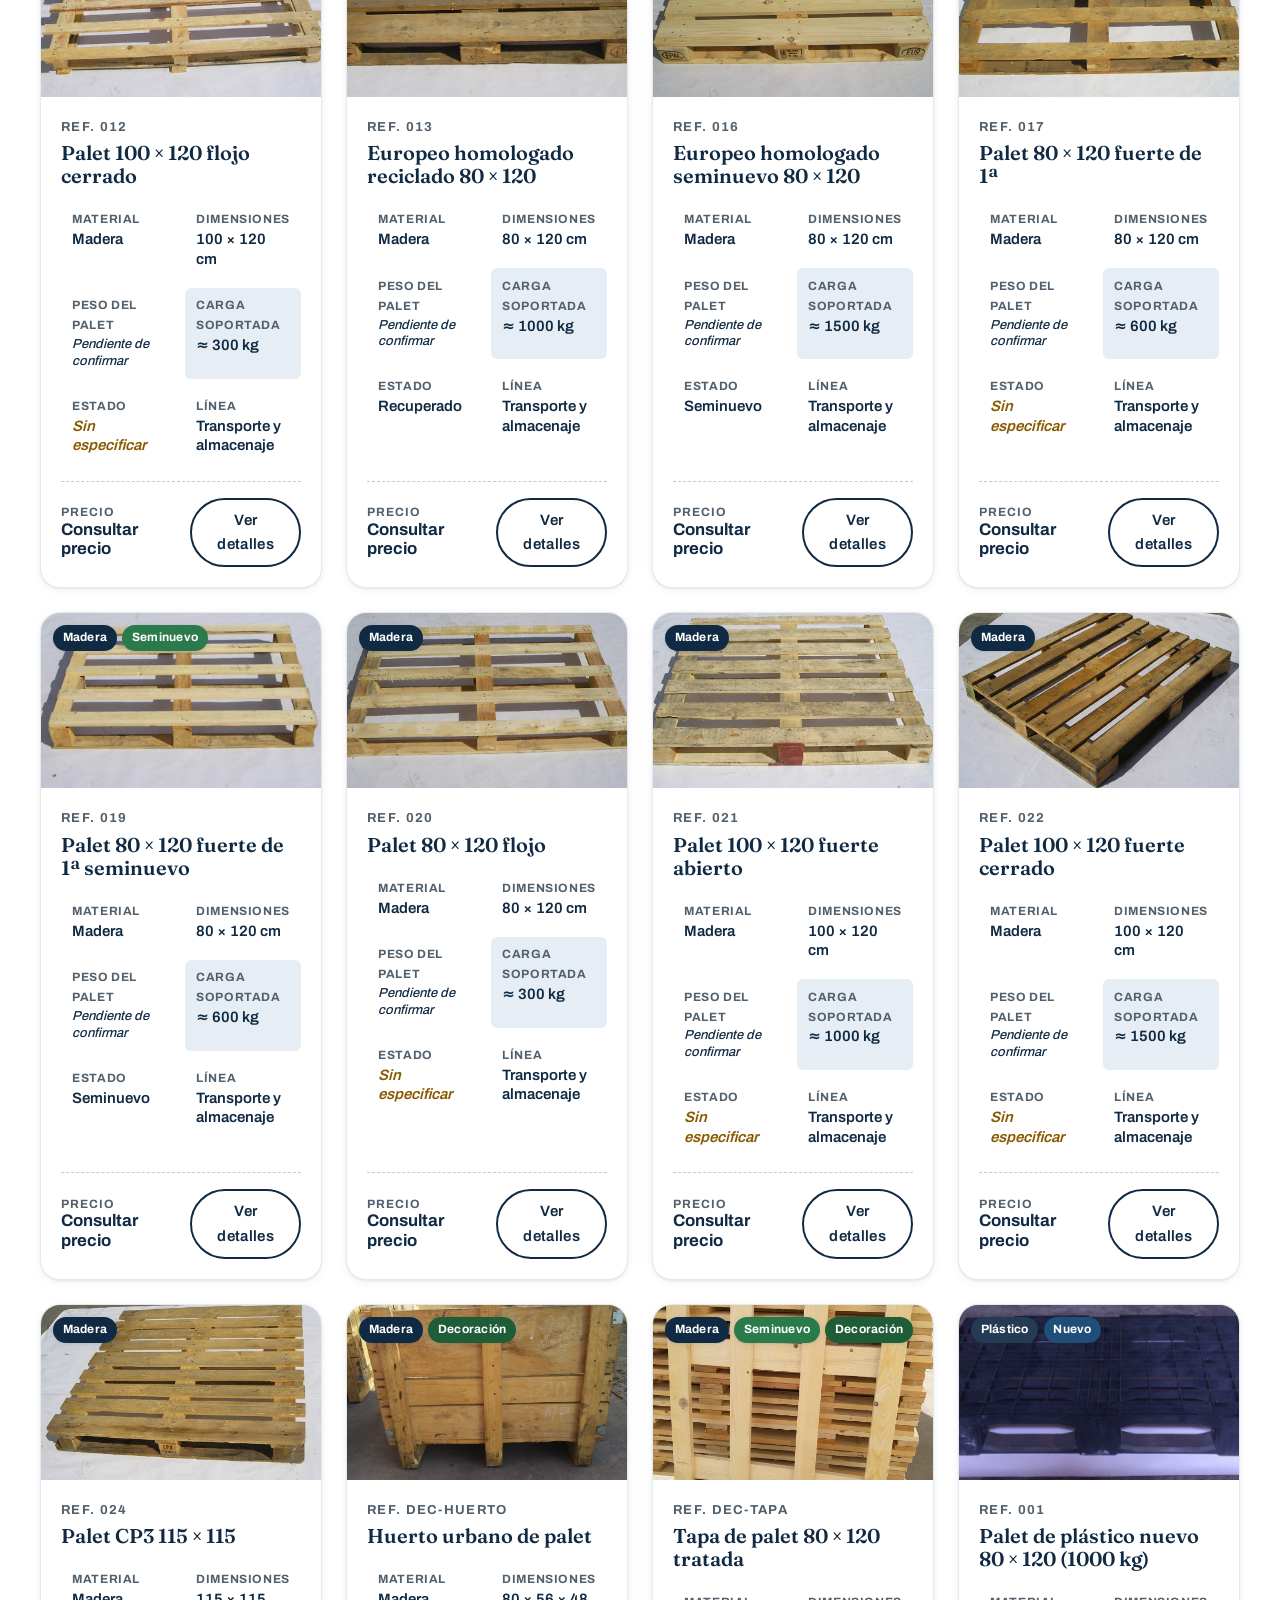
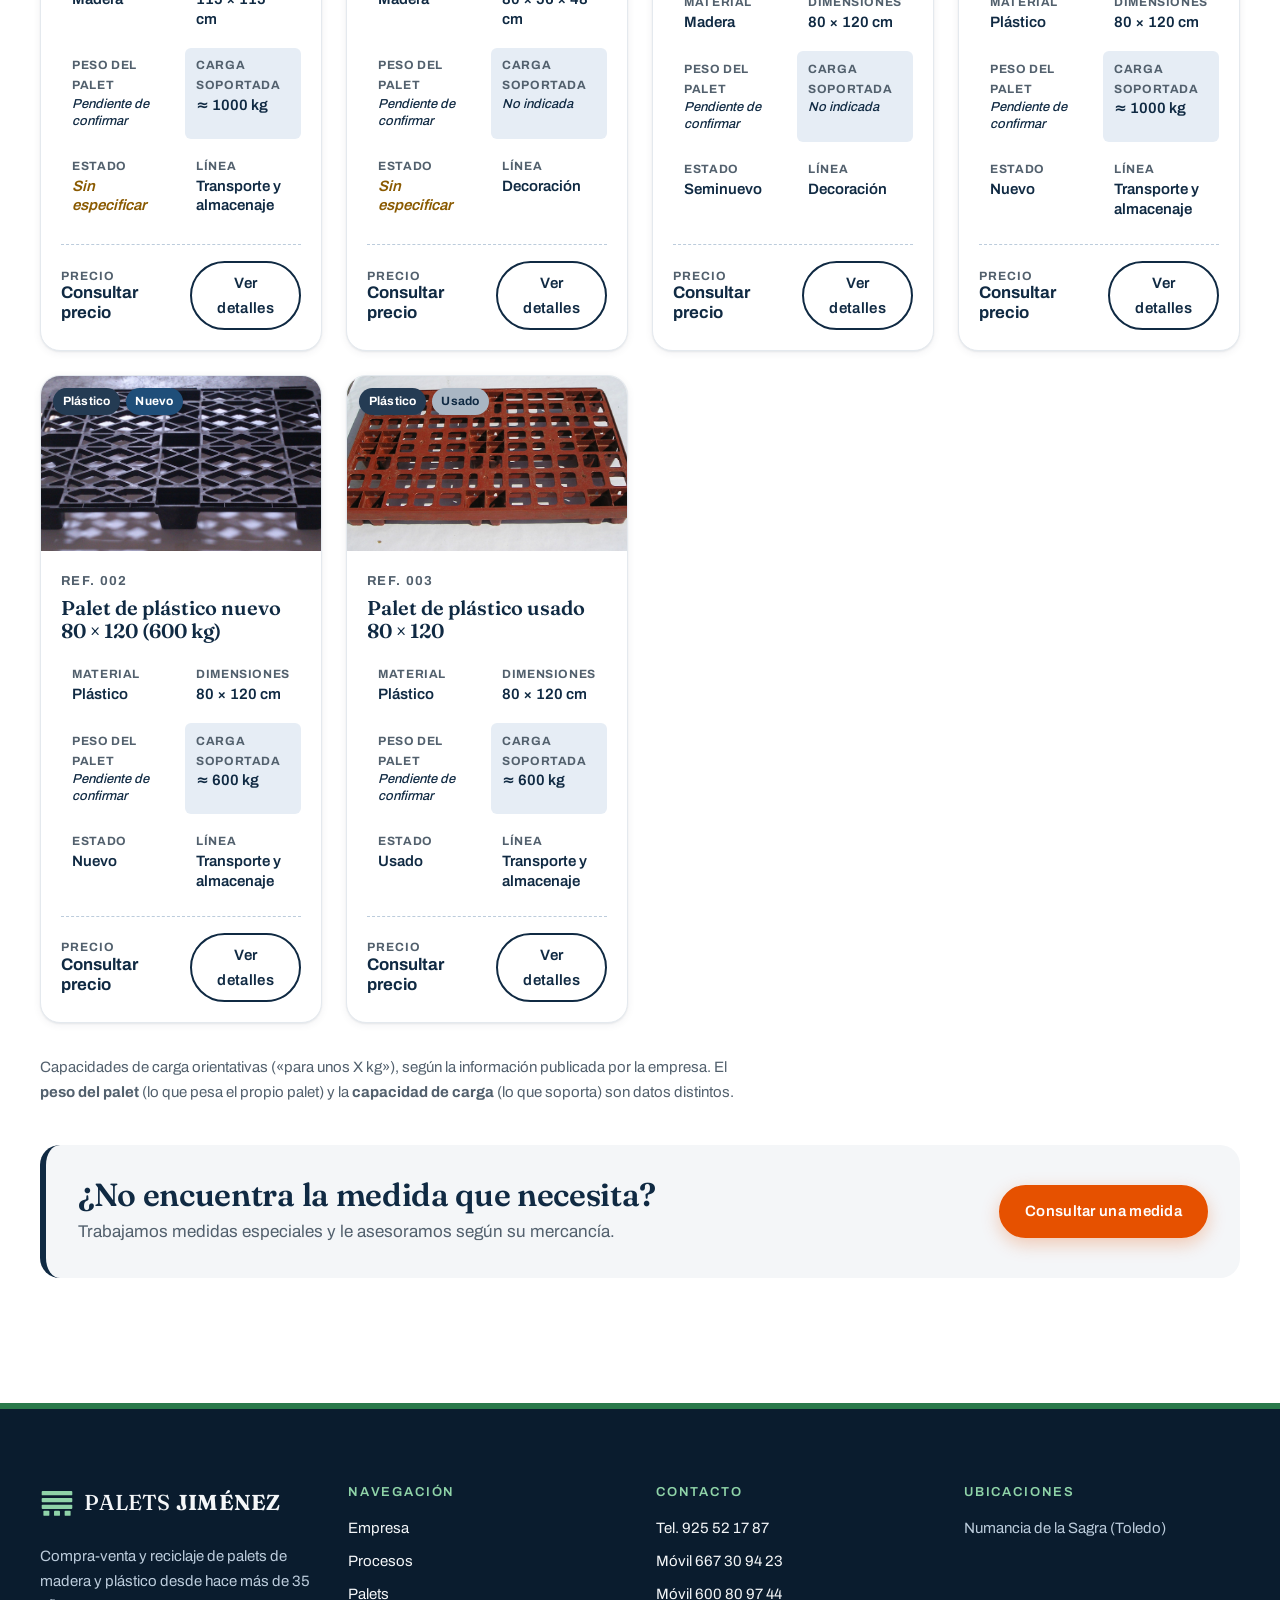
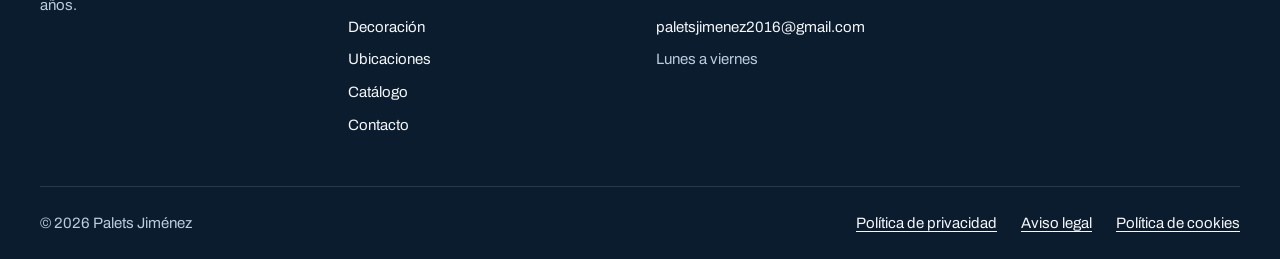
<file: catalogo.html>
<!DOCTYPE html>
<html lang="es" class="no-js">
<head>
  <meta charset="utf-8">
  <meta name="viewport" content="width=device-width, initial-scale=1">
  <title>Catálogo de palets de madera y plástico · Palets Jiménez</title>
  <meta name="description" content="Catálogo de palets de madera y plástico de Palets Jiménez: europeo homologado 80×120, 100×120, CP3, medidas especiales, palets de plástico y piezas para decoración. Consulte medidas, carga y precio.">
  <meta name="theme-color" content="#102A43">
  <!-- Versión de vista previa: quitar "noindex" cuando se publique en el dominio oficial -->
  <meta name="robots" content="noindex, nofollow">
  <link rel="canonical" href="https://www.paletsjimenez.com/catalogo.html">
  <meta property="og:type" content="website">
  <meta property="og:locale" content="es_ES">
  <meta property="og:title" content="Catálogo de palets de madera y plástico · Palets Jiménez">
  <meta property="og:description" content="Más de 35 años comprando, vendiendo y reciclando palets. Transporte propio y almacén cerrado en Numancia de la Sagra (Toledo).">
  <meta property="og:image" content="assets/img/nave-numancia-960.jpg">
  <link rel="icon" href="assets/img/favicon.svg" type="image/svg+xml">
  <link rel="preload" href="assets/fonts/archivo-latin.woff2" as="font" type="font/woff2" crossorigin>
  <link rel="preload" href="assets/fonts/fraunces-latin.woff2" as="font" type="font/woff2" crossorigin>
  <link rel="stylesheet" href="css/tokens.css">
  <link rel="stylesheet" href="css/base.css">
  <link rel="stylesheet" href="css/components.css">
  <link rel="stylesheet" href="css/sections.css">
  <link rel="stylesheet" href="css/roles.css">
</head>
<body data-page="catalogo">
  <a class="skip-link" href="#main">Saltar al contenido</a>
  <header class="site-header" data-header></header>

  <main id="main">
    <section class="page-hero" aria-labelledby="page-title">
      <div class="container">
        <nav class="breadcrumb" aria-label="Ruta de navegación">
          <ol><li><a href="index.html">Inicio</a></li><li aria-current="page">Catálogo</li></ol>
        </nav>
        <h1 id="page-title">Catálogo de productos</h1>
        <p class="lead">Filtre por material, medida, carga o estado y compare referencias. Pida precio sin compromiso: le respondemos con la mejor oferta para su cantidad y destino.</p>
      </div>
    </section>

    <section id="catalogo" class="section section--cream catalog" aria-labelledby="page-title">
      <div class="container">

        <form class="filters" data-catalog-filters aria-label="Filtros del catálogo" onsubmit="return false">
          <div class="filters__material" role="radiogroup" aria-label="Material">
            <label class="seg"><input type="radio" name="material" value="todos" checked><span>Todos los productos</span></label>
            <label class="seg"><input type="radio" name="material" value="madera"><span>Palets de madera</span></label>
            <label class="seg"><input type="radio" name="material" value="plastico"><span>Palets de plástico</span></label>
          </div>
          <details class="filters__details" data-filters-more>
            <summary>Más filtros <span data-filters-active></span></summary>
          <div class="filters__more">
            <label class="field field--select"><span>Medidas</span><select name="size" data-options="size"></select></label>
            <label class="field field--select"><span>Capacidad de carga</span><select name="load" data-options="load"></select></label>
            <label class="field field--select"><span>Estado</span><select name="condition" data-options="condition"></select></label>
            <label class="field field--select"><span>Línea</span><select name="line" data-options="line"></select></label>
            <label class="field field--select"><span>Precio</span><select name="price" data-options="price"></select></label>
            <label class="field field--select"><span>Ordenar</span>
              <select name="sort">
                <option value="ref">Referencia</option>
                <option value="load-desc">Mayor carga</option>
                <option value="load-asc">Menor carga</option>
                <option value="price-asc">Precio (menor a mayor)</option>
              </select>
            </label>
          </div>
          </details>
          <div class="filters__bar">
            <p class="filters__count" data-catalog-count aria-live="polite"></p>
            <button type="button" class="btn btn--text" data-catalog-reset>Restablecer filtros</button>
          </div>
        </form>

        <ul class="products" data-catalog-grid></ul>
        <div class="empty" data-catalog-empty hidden>
          <svg viewBox="0 0 24 24" aria-hidden="true"><circle cx="11" cy="11" r="7"/><path d="m20 20-3.5-3.5M8 11h6"/></svg>
          <h3>No hay productos con esos filtros</h3>
          <p>Pruebe con otra combinación o restablezca los filtros. Si busca una medida especial, pregúntenos.</p>
          <button type="button" class="btn btn--navy" data-catalog-reset>Restablecer filtros</button>
        </div>
        <p class="catalog__legal">Capacidades de carga orientativas («para unos X kg»), según la información publicada por la empresa. El <strong>peso del palet</strong> (lo que pesa el propio palet) y la <strong>capacidad de carga</strong> (lo que soporta) son datos distintos.</p>
        <aside class="catalog-help">
          <div>
            <h2>¿No encuentra la medida que necesita?</h2>
            <p>Trabajamos medidas especiales y le asesoramos según su mercancía.</p>
          </div>
          <a class="btn btn--primary" href="contacto.html?tipo=Compra%20de%20palets">Consultar una medida</a>
        </aside>
      </div>
    </section>

  </main>

  <footer class="site-footer" data-footer></footer>

  <dialog class="modal modal--product" data-product-modal aria-labelledby="pm-title">
    <div class="modal__inner" data-product-modal-body></div>
  </dialog>

  <script type="module" src="js/main.js"></script>
</body>
</html>
</file>
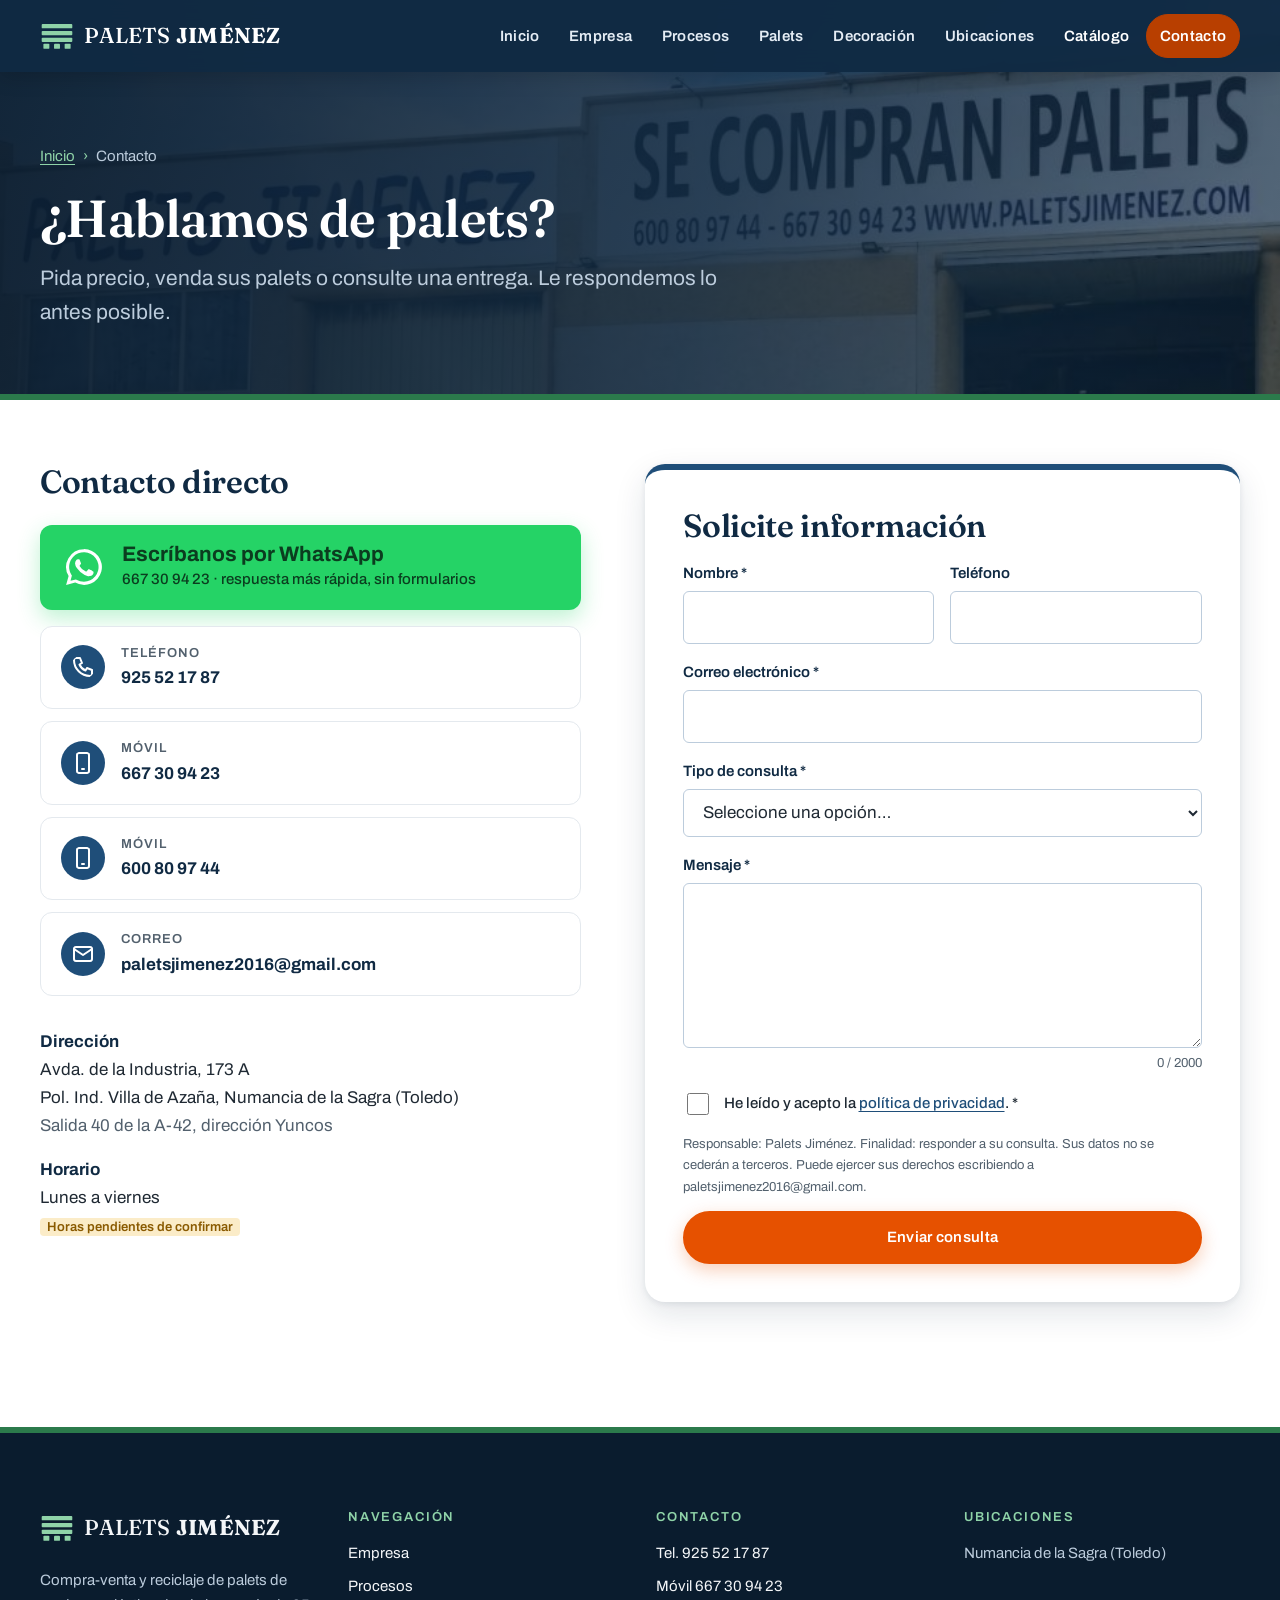
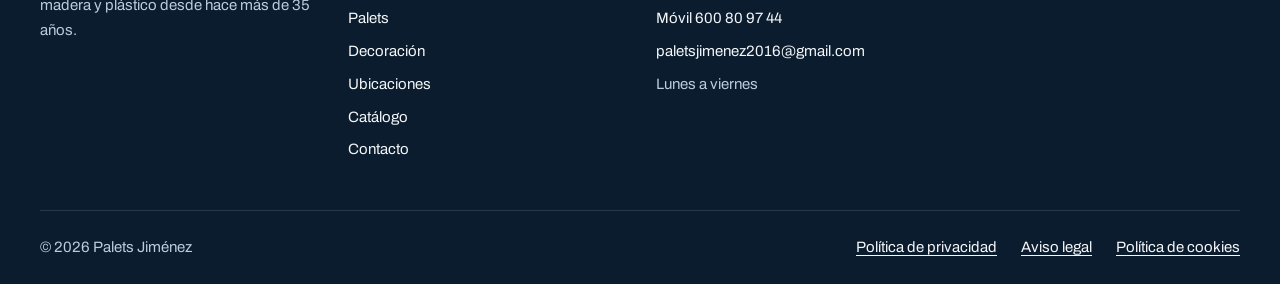
<file: contacto.html>
<!DOCTYPE html>
<html lang="es" class="no-js">
<head>
  <meta charset="utf-8">
  <meta name="viewport" content="width=device-width, initial-scale=1">
  <title>Contacto · Palets Jiménez</title>
  <meta name="description" content="Contacte con Palets Jiménez: teléfono 925 52 17 87, móviles 667 30 94 23 y 600 80 97 44, WhatsApp y formulario. Pida precio, venda sus palets o consulte el transporte.">
  <meta name="theme-color" content="#102A43">
  <!-- Versión de vista previa: quitar "noindex" cuando se publique en el dominio oficial -->
  <meta name="robots" content="noindex, nofollow">
  <link rel="canonical" href="https://www.paletsjimenez.com/contacto.html">
  <meta property="og:type" content="website">
  <meta property="og:locale" content="es_ES">
  <meta property="og:title" content="Contacto · Palets Jiménez">
  <meta property="og:description" content="Más de 35 años comprando, vendiendo y reciclando palets. Transporte propio y almacén cerrado en Numancia de la Sagra (Toledo).">
  <meta property="og:image" content="assets/img/nave-numancia-960.jpg">
  <link rel="icon" href="assets/img/favicon.svg" type="image/svg+xml">
  <link rel="preload" href="assets/fonts/archivo-latin.woff2" as="font" type="font/woff2" crossorigin>
  <link rel="preload" href="assets/fonts/fraunces-latin.woff2" as="font" type="font/woff2" crossorigin>
  <link rel="stylesheet" href="css/tokens.css">
  <link rel="stylesheet" href="css/base.css">
  <link rel="stylesheet" href="css/components.css">
  <link rel="stylesheet" href="css/sections.css">
  <link rel="stylesheet" href="css/roles.css">
</head>
<body data-page="contacto">
  <a class="skip-link" href="#main">Saltar al contenido</a>
  <header class="site-header" data-header></header>

  <main id="main">
    <section class="page-hero" aria-labelledby="page-title">
      <div class="container">
        <nav class="breadcrumb" aria-label="Ruta de navegación">
          <ol><li><a href="index.html">Inicio</a></li><li aria-current="page">Contacto</li></ol>
        </nav>
        <h1 id="page-title">¿Hablamos de palets?</h1>
        <p class="lead">Pida precio, venda sus palets o consulte una entrega. Le respondemos lo antes posible.</p>
      </div>
    </section>

    <section id="contacto" class="section section--cream contact" aria-labelledby="page-title">
      <div class="container contact__grid">
        <div class="contact__info reveal">
          <h2 class="contact__heading">Contacto directo</h2>
          <a class="whatsapp-cta" href="https://wa.me/34667309423" target="_blank" rel="noopener noreferrer" data-whatsapp>
            <svg viewBox="0 0 32 32" aria-hidden="true"><path d="M16 3a13 13 0 0 0-11.2 19.6L3 29l6.6-1.7A13 13 0 1 0 16 3Zm0 23.7a10.7 10.7 0 0 1-5.5-1.5l-.4-.2-3.9 1 1-3.8-.3-.4A10.7 10.7 0 1 1 16 26.7Zm5.9-8c-.3-.2-1.9-.9-2.2-1s-.5-.2-.7.2-.8 1-1 1.2-.4.2-.7.1a8.8 8.8 0 0 1-4.4-3.8c-.3-.6.3-.5.9-1.7a.6.6 0 0 0 0-.5l-1-2.4c-.3-.6-.5-.5-.7-.5h-.6a1.2 1.2 0 0 0-.9.4 3.7 3.7 0 0 0-1.1 2.7 6.4 6.4 0 0 0 1.3 3.4 14.7 14.7 0 0 0 5.7 5c2.1.9 2.9 1 4 .8a3.4 3.4 0 0 0 2.2-1.6 2.8 2.8 0 0 0 .2-1.6c-.1-.1-.3-.2-.6-.3Z"/></svg>
            <span><strong>Escríbanos por WhatsApp</strong><small>667 30 94 23 · respuesta más rápida, sin formularios</small></span>
          </a>
          <div class="quick-actions">
            <a class="quick" href="tel:+34925521787"><svg viewBox="0 0 24 24" aria-hidden="true"><path d="M5 3h4l2 5-2.5 1.5a11 11 0 0 0 6 6L16 13l5 2v4a2 2 0 0 1-2 2A16 16 0 0 1 3 5a2 2 0 0 1 2-2Z"/></svg><span><small>Teléfono</small>925 52 17 87</span></a>
            <a class="quick" href="tel:+34667309423"><svg viewBox="0 0 24 24" aria-hidden="true"><rect x="6" y="2" width="12" height="20" rx="2"/><path d="M11 18h2"/></svg><span><small>Móvil</small>667 30 94 23</span></a>
            <a class="quick" href="tel:+34600809744"><svg viewBox="0 0 24 24" aria-hidden="true"><rect x="6" y="2" width="12" height="20" rx="2"/><path d="M11 18h2"/></svg><span><small>Móvil</small>600 80 97 44</span></a>
            <a class="quick" href="mailto:paletsjimenez2016@gmail.com"><svg viewBox="0 0 24 24" aria-hidden="true"><rect x="3" y="5" width="18" height="14" rx="2"/><path d="m3 7 9 6 9-6"/></svg><span><small>Correo</small>paletsjimenez2016@gmail.com</span></a>
          </div>
          <dl class="contact__data">
            <div><dt>Dirección</dt><dd>Avda. de la Industria, 173 A<br>Pol. Ind. Villa de Azaña, Numancia de la Sagra (Toledo)<br><span class="muted">Salida 40 de la A-42, dirección Yuncos</span></dd></div>
            <div><dt>Horario</dt><dd>Lunes a viernes<br><span class="pending-inline">Horas pendientes de confirmar</span></dd></div>
          </dl>
        </div>

        <form class="contact-form reveal" data-contact-form novalidate aria-labelledby="form-title">
          <h2 id="form-title" class="contact-form__title">Solicite información</h2>
          <p class="form-context" data-form-context></p>
          <div class="form-row">
            <div class="field">
              <label for="cf-name">Nombre <span aria-hidden="true">*</span></label>
              <input id="cf-name" name="name" type="text" autocomplete="name" required minlength="2" maxlength="80" aria-describedby="cf-name-err">
              <p class="field__error" id="cf-name-err"></p>
            </div>
            <div class="field">
              <label for="cf-phone">Teléfono</label>
              <input id="cf-phone" name="phone" type="tel" autocomplete="tel" inputmode="tel" maxlength="20" aria-describedby="cf-phone-err">
              <p class="field__error" id="cf-phone-err"></p>
            </div>
          </div>
          <div class="field">
            <label for="cf-email">Correo electrónico <span aria-hidden="true">*</span></label>
            <input id="cf-email" name="email" type="email" autocomplete="email" required maxlength="120" aria-describedby="cf-email-err">
            <p class="field__error" id="cf-email-err"></p>
          </div>
          <div class="field">
            <label for="cf-type">Tipo de consulta <span aria-hidden="true">*</span></label>
            <select id="cf-type" name="type" required aria-describedby="cf-type-err"></select>
            <p class="field__error" id="cf-type-err"></p>
          </div>
          <div class="field">
            <label for="cf-msg">Mensaje <span aria-hidden="true">*</span></label>
            <textarea id="cf-msg" name="message" rows="5" required minlength="10" maxlength="2000" aria-describedby="cf-msg-err cf-msg-count"></textarea>
            <p class="field__hint" id="cf-msg-count" aria-live="polite"></p>
            <p class="field__error" id="cf-msg-err"></p>
          </div>
          <div class="hp" aria-hidden="true"><label>No rellenar <input name="website" tabindex="-1" autocomplete="off"></label></div>
          <div class="field field--check">
            <input id="cf-privacy" name="privacy" type="checkbox" required aria-describedby="cf-privacy-err">
            <label for="cf-privacy">He leído y acepto la <button type="button" class="link" data-legal="privacidad">política de privacidad</button>. <span aria-hidden="true">*</span></label>
            <p class="field__error" id="cf-privacy-err"></p>
          </div>
          <p class="form-legal">Responsable: Palets Jiménez. Finalidad: responder a su consulta. Sus datos no se cederán a terceros. Puede ejercer sus derechos escribiendo a paletsjimenez2016@gmail.com.</p>
          <button class="btn btn--primary btn--block" type="submit">Enviar consulta</button>
          <div class="form-status" data-form-status role="status" aria-live="polite" tabindex="-1"></div>
        </form>
      </div>
    </section>
  </main>

  <footer class="site-footer" data-footer></footer>

  <script type="module" src="js/main.js"></script>
</body>
</html>
</file>
<file: css/tokens.css>
/* =========================================================
   TOKENS DE DISEÑO — Palets Jiménez · Paleta "360° Logística y Sostenibilidad"
   - Base neutra (60 %): blanco #FFFFFF y gris humo #F4F6F8
   - Azul marino logístico (20 %) #102A43: cabecera, pie, títulos, banners → transporte
   - Verde bosque (10 %) #2B7A4B: iconos, sellos y reciclaje → recuperación ecológica
   - Naranja industrial (10 %) #E65100: SOLO botones de acción → compra-venta
   El marrón de la madera aparece de forma natural en las fotografías.
   ========================================================= */
@font-face {
  font-family: 'Archivo';
  src: url('../assets/fonts/archivo-latin.woff2') format('woff2');
  font-weight: 100 900; font-style: normal; font-display: swap;
}
@font-face {
  font-family: 'Fraunces';
  src: url('../assets/fonts/fraunces-latin.woff2') format('woff2');
  font-weight: 100 900; font-style: normal; font-display: swap;
}

:root {
  /* Azul marino logístico */
  --navy-950: #0a1c2e;
  --navy-900: #102a43;
  --navy-800: #183a5a;
  --navy-700: #243b53;
  --navy-600: #1f4e79;
  --navy-500: #2f6aa3;
  --navy-300: #9fb3c8;
  --navy-200: #bcccdc;
  /* Verde bosque */
  --green-700: #1f5c38;
  --green-600: #2b7a4b;
  --green-300: #8fd3a8;
  --green-100: #e3f2e8;
  /* Naranja industrial (botones de acción) */
  --orange-700: #b83f00;
  --orange-600: #e65100;
  --orange-100: #ffe7d9;
  /* Neutros */
  --white: #ffffff;
  --smoke: #f4f6f8;
  --gray-200: #e4e9ee;
  --gray-300: #d0d8e0;
  --gray-400: #a9b6c3;

  /* ---- Alias heredados (los estilos existentes los usan) ---- */
  --earth-950: var(--navy-950);
  --earth-900: var(--navy-900);
  --earth-800: var(--navy-900);
  --earth-700: var(--navy-700);
  --earth-600: var(--navy-600);
  --tan-500: var(--gray-400);
  --tan-400: var(--gray-400);
  --tan-300: var(--navy-200);
  --tan-200: var(--gray-200);
  --cream-100: var(--white);
  --cream-200: var(--smoke);
  --cream-300: var(--gray-200);
  --rust-700: var(--navy-900);   /* acento interactivo no comercial → azul */
  --rust-600: var(--navy-600);
  --rust-500: var(--navy-500);
  --rust-200: var(--navy-200);
  --brown-800: var(--navy-950);
  --brown-700: var(--navy-900);
  --amber-300: var(--green-300); /* acento claro sobre fondos oscuros */

  --text: #1f2933;
  --text-muted: #52606d;
  --ok: var(--green-600);
  --ok-bg: var(--green-100);
  --pending: #8a5a00;
  --pending-bg: #fbecc8;

  --font-body: 'Archivo', system-ui, -apple-system, 'Segoe UI', Roboto, sans-serif;
  --font-display: 'Fraunces', Georgia, 'Times New Roman', serif;

  --fs-xs: .8125rem;
  --fs-sm: .9375rem;
  --fs-md: 1.0625rem;
  --fs-lg: clamp(1.125rem, 1rem + .5vw, 1.3125rem);
  --fs-xl: clamp(1.5rem, 1.2rem + 1.2vw, 2rem);
  --fs-2xl: clamp(2rem, 1.5rem + 2.2vw, 3.25rem);
  --fs-hero: clamp(3rem, 1.8rem + 6vw, 6.5rem);

  --radius-sm: 6px;
  --radius: 12px;
  --radius-lg: 20px;
  --shadow-sm: 0 1px 2px rgb(16 42 67 / .08), 0 2px 8px rgb(16 42 67 / .06);
  --shadow: 0 2px 6px rgb(16 42 67 / .08), 0 12px 32px rgb(16 42 67 / .12);
  --shadow-lg: 0 24px 60px rgb(10 28 46 / .3);

  --container: 1200px;
  --gutter: clamp(1rem, .5rem + 2.5vw, 2.5rem);
  --section-y: clamp(4.5rem, 3rem + 6vw, 8.5rem);
  --header-h: 72px;
  --ease: cubic-bezier(.2, .7, .2, 1);
}
</file>
<file: css/base.css>
/* ================= RESET + BASE ================= */
*, *::before, *::after { box-sizing: border-box; }
html {
  -webkit-text-size-adjust: 100%;
  scroll-behavior: smooth;
  /* Evita que la barra fija tape los títulos al navegar por anclas */
  scroll-padding-top: calc(var(--header-h) + 12px);
}
body {
  margin: 0;
  font-family: var(--font-body);
  font-size: var(--fs-md);
  line-height: 1.65;
  color: var(--text);
  background: var(--cream-100);
  text-rendering: optimizeLegibility;
  -webkit-font-smoothing: antialiased;
  overflow-x: hidden;
}
img, svg { display: block; max-width: 100%; }
img { height: auto; }
h1, h2, h3, h4 { margin: 0 0 .5em; line-height: 1.15; color: var(--brown-700); }
h1, h2 { font-family: var(--font-display); font-weight: 600; letter-spacing: -.01em; }
h3 { font-size: var(--fs-lg); font-weight: 700; }
h4 { font-size: var(--fs-md); font-weight: 700; }
p { margin: 0 0 1em; }
ul, ol { margin: 0; padding: 0; list-style: none; }
a { color: var(--rust-600); text-underline-offset: 3px; }
a:hover { color: var(--rust-700); }
button, input, select, textarea { font: inherit; color: inherit; }
:focus-visible { outline: 3px solid var(--rust-500); outline-offset: 3px; border-radius: 4px; }
::selection { background: var(--rust-600); color: var(--cream-100); }

.container { width: min(100% - 2 * var(--gutter), var(--container)); margin-inline: auto; }
.visually-hidden {
  position: absolute !important; width: 1px; height: 1px; padding: 0; margin: -1px;
  overflow: hidden; clip: rect(0 0 0 0); white-space: nowrap; border: 0;
}
.skip-link {
  position: absolute; left: 1rem; top: -100px; z-index: 200;
  background: var(--rust-600); color: #fff; padding: .75rem 1rem; border-radius: var(--radius-sm);
}
.skip-link:focus { top: 1rem; color: #fff; }
.muted { color: var(--text-muted); }

/* Animaciones de entrada al hacer scroll */
.reveal { opacity: 0; transform: translateY(24px); transition: opacity .7s var(--ease), transform .7s var(--ease); }
.reveal.is-visible { opacity: 1; transform: none; }
.no-js .reveal { opacity: 1; transform: none; }

@media (prefers-reduced-motion: reduce) {
  html { scroll-behavior: auto; }
  *, *::before, *::after { animation-duration: .01ms !important; transition-duration: .01ms !important; }
  .reveal { opacity: 1; transform: none; }
}
</file>
<file: css/components.css>
/* ================= COMPONENTES REUTILIZABLES ================= */

/* ---------- Botones ---------- */
.btn {
  --_bg: transparent; --_fg: inherit; --_bd: transparent;
  display: inline-flex; align-items: center; justify-content: center; gap: .5rem;
  min-height: 48px; padding: .75rem 1.5rem;
  border: 2px solid var(--_bd); border-radius: 999px;
  background: var(--_bg); color: var(--_fg);
  font-weight: 600; font-size: var(--fs-sm); letter-spacing: .02em; text-decoration: none;
  cursor: pointer; transition: background .2s, color .2s, border-color .2s, transform .2s, box-shadow .2s;
}
.btn:hover { transform: translateY(-2px); }
.btn:active { transform: none; }
.btn--primary { --_bg: var(--rust-600); --_fg: var(--cream-100); --_bd: var(--rust-600); box-shadow: 0 6px 18px rgb(31 78 121 / .28); }
.btn--primary:hover { --_bg: var(--rust-700); --_bd: var(--rust-700); color: #fff; }
.btn--outline { --_fg: var(--rust-600); --_bd: var(--rust-600); }
.btn--outline:hover { --_bg: var(--rust-600); color: var(--cream-100); }
.btn--ghost-light { --_fg: var(--cream-100); --_bd: rgb(255 255 255 / .6); }
.btn--ghost-light:hover { --_bg: var(--cream-100); color: var(--brown-700); --_bd: var(--cream-100); }
.btn--text { min-height: 40px; padding: .5rem .75rem; --_fg: var(--rust-600); text-decoration: underline; text-underline-offset: 3px; }
.btn--text:hover { transform: none; color: var(--rust-700); }
.btn--sm { min-height: 40px; padding: .5rem 1rem; }
.btn--block { width: 100%; }

.link {
  background: none; border: 0; padding: 0; color: var(--rust-600); text-decoration: underline;
  text-underline-offset: 3px; cursor: pointer;
}
.link:hover { color: var(--rust-700); }

/* ---------- Textos de sección ---------- */
.eyebrow {
  display: inline-flex; align-items: center; gap: .6rem;
  margin: 0 0 1rem; font-size: var(--fs-xs); font-weight: 700; letter-spacing: .16em; text-transform: uppercase;
  color: var(--rust-600);
}
.eyebrow::before { content: ''; width: 28px; height: 2px; background: currentColor; }
.eyebrow--light { color: var(--amber-300); }
.section-title { font-size: var(--fs-2xl); max-width: 22ch; }
.subsection-title { font-family: var(--font-display); font-size: var(--fs-xl); margin-top: clamp(3rem, 6vw, 5rem); }
.lead { font-size: var(--fs-lg); color: var(--text-muted); max-width: 60ch; }
.section-head { margin-bottom: clamp(2rem, 4vw, 3.5rem); }
.section-head--split { display: grid; gap: 1rem 3rem; align-items: end; }
@media (min-width: 900px) { .section-head--split { grid-template-columns: 1.1fr 1fr; } }

/* ---------- Secciones ---------- */
.section { padding-block: var(--section-y); position: relative; }
.section--cream { background: var(--cream-100); }
.section--tan {
  background:
    linear-gradient(180deg, rgb(255 255 255 / .0), rgb(255 255 255 / .0)),
    repeating-linear-gradient(180deg, transparent 0 46px, rgb(36 59 83 / .05) 46px 48px),
    var(--tan-200);
}
.section--earth { background: var(--earth-800); color: var(--cream-200); }
.section--earth h2, .section--earth h3 { color: var(--cream-100); }
.section--earth .lead { color: var(--tan-300); }

/* ---------- Estados de información (documentado / pendiente) ---------- */
.status {
  display: inline-flex; align-items: flex-start; gap: .45rem; margin: .75rem 0 0;
  font-size: var(--fs-xs); font-weight: 600; line-height: 1.4; padding: .35rem .7rem; border-radius: var(--radius-sm);
}
.status::before { content: ''; flex: none; width: 8px; height: 8px; margin-top: .3em; border-radius: 50%; background: currentColor; }
.status--ok { color: var(--ok); background: var(--ok-bg); }
.status--pending { color: var(--pending); background: var(--pending-bg); }
.pending-note, .pending-inline {
  font-size: var(--fs-xs); color: var(--pending); font-weight: 600;
}
.pending-inline { background: var(--pending-bg); padding: .1rem .45rem; border-radius: 4px; }
.pending-banner {
  margin-top: 2rem; padding: 1rem 1.25rem; border-left: 4px solid var(--pending);
  background: var(--pending-bg); color: #5c3d00; border-radius: 0 var(--radius-sm) var(--radius-sm) 0; font-size: var(--fs-sm);
}
.pending { color: var(--pending); font-style: italic; }

/* ---------- Chips / filtros de galería ---------- */
.chips { display: flex; flex-wrap: wrap; gap: .5rem; margin-bottom: 2rem; }
.chip {
  min-height: 40px; padding: .4rem 1rem; border-radius: 999px; cursor: pointer;
  border: 1.5px solid rgb(255 255 255 / .3); background: transparent; color: var(--cream-200);
  font-size: var(--fs-sm); font-weight: 600; transition: background .2s, color .2s, border-color .2s;
}
.chip:hover { border-color: var(--amber-300); }
.chip[aria-pressed="true"] { background: var(--rust-600); border-color: var(--rust-600); color: #fff; }

/* ---------- Formularios ---------- */
.field { display: grid; gap: .35rem; margin-bottom: 1rem; }
.field label, .field > span { font-size: var(--fs-sm); font-weight: 600; color: var(--brown-700); }
.field input:not([type="checkbox"]):not([type="radio"]), .field select, .field textarea {
  width: 100%; min-height: 48px; padding: .7rem .9rem;
  border: 1.5px solid var(--tan-300); border-radius: var(--radius-sm); background: #fff;
  transition: border-color .2s, box-shadow .2s;
}
.field textarea { resize: vertical; min-height: 130px; }
.field input:focus, .field select:focus, .field textarea:focus {
  outline: none; border-color: var(--rust-600); box-shadow: 0 0 0 3px rgb(31 78 121 / .18);
}
.field [aria-invalid="true"] { border-color: #b3261e !important; background: #fff6f5 !important; }
.field__error { margin: 0; min-height: 0; font-size: var(--fs-xs); font-weight: 600; color: #b3261e; }
.field__error:empty { display: none; }
.field__hint { margin: 0; font-size: var(--fs-xs); color: var(--text-muted); text-align: right; }
.field--select select {
  appearance: none; padding-right: 2.4rem; cursor: pointer;
  background: #fff url("data:image/svg+xml,%3Csvg xmlns='http://www.w3.org/2000/svg' viewBox='0 0 24 24' fill='none' stroke='%239e340f' stroke-width='2.5'%3E%3Cpath d='m6 9 6 6 6-6'/%3E%3C/svg%3E") no-repeat right .8rem center / 16px;
}
.field--check { grid-template-columns: auto 1fr; align-items: start; gap: .25rem .7rem; }
.field--check input { width: 22px; height: 22px; margin-top: 2px; accent-color: var(--rust-600); }
.field--check label { font-weight: 500; color: var(--text); }
.field--check .field__error { grid-column: 2; }
.hp { position: absolute; left: -9999px; width: 1px; height: 1px; overflow: hidden; }

/* ---------- Modal ---------- */
.modal {
  width: min(960px, calc(100% - 2rem)); max-height: calc(100dvh - 2rem); padding: 0;
  border: 0; border-radius: var(--radius-lg); background: var(--cream-100); color: var(--text);
  box-shadow: var(--shadow-lg); overflow: auto;
}
.modal::backdrop { background: rgb(10 28 46 / .7); backdrop-filter: blur(3px); }
.modal[open] { animation: modal-in .3s var(--ease); }
@keyframes modal-in { from { opacity: 0; transform: translateY(16px) scale(.98); } }
.modal__inner { position: relative; padding: clamp(1.25rem, 3vw, 2.5rem); }
.modal__close {
  position: absolute; top: .75rem; right: .75rem; z-index: 2;
  width: 44px; height: 44px; border: 0; border-radius: 50%; cursor: pointer;
  background: var(--cream-200); color: var(--brown-700); font-size: 1.6rem; line-height: 1;
}
.modal__close:hover { background: var(--rust-600); color: #fff; }
.modal--legal { width: min(720px, calc(100% - 2rem)); }
.modal--legal h2 { font-size: var(--fs-xl); padding-right: 3rem; }
.modal--legal h3 { font-size: var(--fs-md); margin-top: 1.5rem; }
body.modal-open { overflow: hidden; }
</file>
<file: css/sections.css>
/* ================= CABECERA ================= */
.site-header {
  position: fixed; inset: 0 0 auto; z-index: 100; height: var(--header-h);
  color: var(--cream-100); transition: background .3s, box-shadow .3s, height .3s;
}
.site-header.is-scrolled { background: rgb(16 42 67 / .94); backdrop-filter: blur(10px); box-shadow: 0 4px 20px rgb(0 0 0 / .18); }
.site-header__inner { height: 100%; display: flex; align-items: center; justify-content: space-between; gap: 1rem; }
.brand { display: inline-flex; align-items: center; gap: .65rem; color: inherit; text-decoration: none; }
.brand:hover { color: inherit; }
.brand__mark { width: 34px; height: 34px; fill: var(--rust-600); }
.site-header .brand__mark { fill: var(--amber-300); }
.brand__text { white-space: nowrap; font-family: var(--font-display); font-size: 1.35rem; letter-spacing: .01em; text-transform: uppercase; font-weight: 500; }
.brand__text strong { font-weight: 700; }
.brand--light { color: var(--cream-100); }
.brand--light .brand__mark { fill: var(--amber-300); }

.site-nav ul { display: flex; align-items: center; gap: .25rem; }
.site-nav a {
  position: relative; display: block; padding: .55rem .8rem; border-radius: 999px;
  color: var(--cream-200); text-decoration: none; font-size: var(--fs-sm); font-weight: 600; letter-spacing: .02em;
  transition: color .2s, background .2s;
}
.site-nav a:hover { color: #fff; background: rgb(255 255 255 / .1); }
.site-nav a.is-active { background: var(--rust-600); color: #fff; }
.site-nav__cta { border: 1.5px solid rgb(255 255 255 / .5); }
.nav-toggle { display: none; }

@media (max-width: 1080px) {
  .nav-toggle {
    display: grid; place-items: center; width: 48px; height: 48px; border: 0; border-radius: 50%;
    background: rgb(255 255 255 / .12); cursor: pointer; color: var(--cream-100);
  }
  .nav-toggle__bars, .nav-toggle__bars::before, .nav-toggle__bars::after {
    display: block; width: 22px; height: 2px; background: currentColor; border-radius: 2px; transition: transform .3s, opacity .3s;
  }
  .nav-toggle__bars { position: relative; }
  .nav-toggle__bars::before, .nav-toggle__bars::after { content: ''; position: absolute; left: 0; }
  .nav-toggle__bars::before { top: -7px; } .nav-toggle__bars::after { top: 7px; }
  .nav-toggle[aria-expanded="true"] .nav-toggle__bars { background: transparent; }
  .nav-toggle[aria-expanded="true"] .nav-toggle__bars::before { transform: translateY(7px) rotate(45deg); }
  .nav-toggle[aria-expanded="true"] .nav-toggle__bars::after { transform: translateY(-7px) rotate(-45deg); }

  .site-nav {
    position: fixed; inset: var(--header-h) 0 auto; max-height: calc(100dvh - var(--header-h)); overflow: auto;
    background: var(--earth-900); padding: 1rem var(--gutter) 1.5rem; box-shadow: 0 20px 40px rgb(0 0 0 / .3);
    transform: translateY(-8px); opacity: 0; visibility: hidden; transition: opacity .25s, transform .25s, visibility .25s;
  }
  .site-nav.is-open { opacity: 1; transform: none; visibility: visible; }
  .site-nav ul { flex-direction: column; align-items: stretch; gap: .25rem; }
  .site-nav a { padding: .9rem 1rem; font-size: var(--fs-md); border-radius: var(--radius-sm); }
  .site-header:has(.site-nav.is-open) { background: var(--earth-900); }
}

/* ================= 1. HERO ================= */
.hero {
  position: relative; min-height: min(100svh, 920px); display: grid; align-items: center;
  padding: calc(var(--header-h) + 3rem) 0 5rem; color: var(--cream-100); overflow: hidden; isolation: isolate;
  background: var(--earth-900);
}
.hero__bg {
  position: absolute; inset: 0; z-index: -1;
  background:
    linear-gradient(100deg, rgb(10 28 46 / .94) 0%, rgb(16 42 67 / .82) 42%, rgb(36 59 83 / .45) 100%),
    url('../assets/img/hero-original.jpg') center 60% / cover no-repeat;
  transform: scale(1.05); animation: hero-zoom 18s ease-out forwards;
}
.hero__bg::after { /* Marco naranja rojizo heredado de la cabecera actual */
  content: ''; position: absolute; inset: auto 0 0; height: 6px; background: var(--rust-600);
}
@keyframes hero-zoom { to { transform: scale(1); } }
.hero__inner { display: grid; gap: 3rem; align-items: end; }
@media (min-width: 1000px) { .hero__inner { grid-template-columns: 1.5fr 1fr; } }
.hero__title {
  font-size: var(--fs-hero); line-height: .95; text-transform: uppercase; color: var(--cream-100);
  margin-bottom: 1.5rem; letter-spacing: -.02em;
}
.hero__title span { display: block; color: var(--amber-300); font-style: italic; text-transform: none; font-weight: 500; }
.hero__lead { font-family: var(--font-display); font-size: var(--fs-xl); line-height: 1.3; max-width: 26ch; color: var(--cream-100); }
.hero__text { max-width: 56ch; color: var(--tan-300); }
.hero__actions { display: flex; flex-wrap: wrap; gap: 1rem; margin-top: 2rem; }
.hero__facts {
  display: grid; grid-template-columns: 1fr 1fr; gap: 1px; border-radius: var(--radius); overflow: hidden;
  background: rgb(255 255 255 / .15); border: 1px solid rgb(255 255 255 / .15); backdrop-filter: blur(6px);
}
.hero__facts li { padding: 1.25rem; background: rgb(10 28 46 / .55); display: grid; gap: .1rem; }
.hero__facts strong { font-family: var(--font-display); font-size: clamp(1.6rem, 1.2rem + 1.5vw, 2.4rem); color: var(--amber-300); line-height: 1.1; }
.hero__facts span { font-size: var(--fs-sm); color: var(--tan-300); }
.hero__scroll {
  position: absolute; left: 50%; bottom: 1.5rem; translate: -50% 0; width: 28px; height: 44px;
  border: 2px solid rgb(255 255 255 / .5); border-radius: 14px;
}
.hero__scroll span { position: absolute; left: 50%; top: 8px; width: 4px; height: 8px; margin-left: -2px; background: var(--cream-100); border-radius: 2px; animation: scroll-dot 1.8s infinite; }
@keyframes scroll-dot { 0% { opacity: 0; transform: translateY(0); } 40% { opacity: 1; } 100% { opacity: 0; transform: translateY(14px); } }
@media (max-width: 700px) { .hero__scroll { display: none; } }

/* ================= 2. HISTORIA ================= */
.history__intro { display: grid; gap: 3rem; align-items: center; }
@media (min-width: 900px) { .history__intro { grid-template-columns: 1.1fr 1fr; } }
.history__figure { position: relative; margin: 0; }
.history__figure img { width: 100%; aspect-ratio: 4 / 3; object-fit: cover; border-radius: var(--radius-lg); box-shadow: var(--shadow); }
.history__figure::before {
  content: ''; position: absolute; inset: 1.25rem -1.25rem -1.25rem 1.25rem; z-index: -1;
  border: 3px solid var(--rust-600); border-radius: var(--radius-lg);
}
.history__figure { isolation: isolate; }
.history__badge {
  position: absolute; left: -1rem; bottom: 1.5rem; padding: 1rem 1.25rem; border-radius: var(--radius);
  background: var(--rust-600); color: var(--cream-100); box-shadow: var(--shadow); font-size: var(--fs-sm); line-height: 1.2;
}
.history__badge strong { display: block; font-family: var(--font-display); font-size: 2.2rem; }
@media (max-width: 600px) { .history__badge { left: .75rem; } .history__figure::before { inset: .75rem -.5rem -.75rem .75rem; } }

.timeline { position: relative; display: grid; gap: 1.5rem; margin-top: 2rem; counter-reset: t; }
.timeline::before { content: ''; position: absolute; left: 11px; top: 8px; bottom: 8px; width: 2px; background: repeating-linear-gradient(180deg, var(--tan-400) 0 8px, transparent 8px 14px); }
.timeline__item { position: relative; padding-left: 3rem; }
.timeline__item::before {
  content: ''; position: absolute; left: 0; top: 4px; width: 24px; height: 24px; border-radius: 50%;
  background: var(--cream-100); border: 3px solid var(--tan-500);
}
.timeline__item--now::before { background: var(--rust-600); border-color: var(--rust-600); box-shadow: 0 0 0 6px rgb(31 78 121 / .15); }
.timeline__year {
  display: inline-block; margin-bottom: .4rem; padding: .15rem .6rem; border-radius: 4px;
  font-size: var(--fs-xs); font-weight: 700; letter-spacing: .06em; text-transform: uppercase;
  background: var(--rust-600); color: #fff;
}
.timeline__year.is-pending { background: transparent; color: var(--pending); border: 1.5px dashed var(--pending); }
.timeline__item h4 { font-family: var(--font-display); font-size: var(--fs-lg); margin-bottom: .3rem; }
.timeline__item p { margin: 0; color: var(--text-muted); font-size: var(--fs-sm); }
.timeline__item .pending-note { margin-top: .4rem; }
@media (min-width: 900px) {
  .timeline { grid-template-columns: repeat(5, 1fr); gap: 1.5rem; }
  .timeline::before { left: 12px; right: 12px; top: 11px; bottom: auto; width: auto; height: 2px; background: repeating-linear-gradient(90deg, var(--tan-400) 0 8px, transparent 8px 14px); }
  .timeline__item { padding: 3rem 0 0; }
}

.values { display: grid; gap: 1.25rem; margin-top: clamp(3rem, 6vw, 5rem); grid-template-columns: repeat(auto-fit, minmax(220px, 1fr)); }
.value { padding: 1.75rem; border-radius: var(--radius); background: #fff; box-shadow: var(--shadow-sm); border-top: 4px solid var(--rust-600); }
.value svg { width: 40px; height: 40px; margin-bottom: 1rem; fill: none; stroke: var(--rust-600); stroke-width: 1.7; stroke-linecap: round; stroke-linejoin: round; }
.value h4 { font-family: var(--font-display); font-size: var(--fs-lg); margin-bottom: .25rem; }
.value p { margin: 0; color: var(--text-muted); font-size: var(--fs-sm); }

/* ================= 3. PROCESOS ================= */
.tracks { display: grid; gap: 1.25rem; margin-bottom: clamp(3rem, 6vw, 4.5rem); }
@media (min-width: 800px) { .tracks { grid-template-columns: 1fr 1fr; } }
.track { padding: 1.75rem; border-radius: var(--radius); background: var(--cream-100); box-shadow: var(--shadow-sm); }
.track__tag { display: inline-block; font-size: var(--fs-xs); font-weight: 700; text-transform: uppercase; letter-spacing: .12em; color: var(--rust-600); margin-bottom: .5rem; }
.track h3 { font-family: var(--font-display); font-size: var(--fs-xl); }
.track p:not(.status) { color: var(--text-muted); margin-bottom: 0; }

.steps { display: grid; gap: clamp(1.5rem, 3vw, 2.5rem); counter-reset: step; }
.step {
  display: grid; overflow: hidden; border-radius: var(--radius-lg); background: var(--cream-100); box-shadow: var(--shadow-sm);
}
@media (min-width: 760px) {
  .step { grid-template-columns: 1fr 1.2fr; }
  .step:nth-child(even) .step__media { order: 2; }
}
.step__media { position: relative; min-height: 220px; }
.step__media img { position: absolute; inset: 0; width: 100%; height: 100%; object-fit: cover; transition: transform .8s var(--ease); }
.step:hover .step__media img { transform: scale(1.04); }
.step__body { position: relative; padding: clamp(1.5rem, 3vw, 2.5rem); }
.step__num { display: block; font-family: var(--font-display); font-size: 3.5rem; line-height: 1; color: var(--tan-300); margin-bottom: .5rem; }
.step h3 { font-family: var(--font-display); font-size: var(--fs-xl); }
.step p:not(.status) { color: var(--text-muted); margin-bottom: .5rem; }
.step__chips { display: flex; flex-wrap: wrap; gap: .4rem; margin-top: .75rem; }
.step__chips li { padding: .2rem .7rem; border-radius: 999px; font-size: var(--fs-xs); font-weight: 600; background: var(--tan-200); color: var(--brown-700); }

/* ================= 4. TIPOS ================= */
.types__tabs { display: grid; gap: 1rem; grid-template-columns: 1fr 1fr; margin-bottom: 2rem; }
.type-tab {
  position: relative; display: grid; align-content: end; min-height: clamp(160px, 22vw, 280px); padding: 1.25rem;
  border: 0; border-radius: var(--radius-lg); overflow: hidden; cursor: pointer; text-align: left; color: #fff;
  isolation: isolate; box-shadow: var(--shadow-sm); outline-offset: 4px;
}
.type-tab img { position: absolute; inset: 0; z-index: -2; width: 100%; height: 100%; object-fit: cover; transition: transform .6s var(--ease), filter .3s; filter: saturate(.85); }
.type-tab::before { content: ''; position: absolute; inset: 0; z-index: -1; background: linear-gradient(180deg, transparent 30%, rgb(10 28 46 / .85)); }
.type-tab::after { content: ''; position: absolute; inset: 0; border: 4px solid transparent; border-radius: inherit; transition: border-color .2s; }
.type-tab:hover img { transform: scale(1.05); }
.type-tab[aria-selected="true"]::after { border-color: var(--rust-600); }
.type-tab[aria-selected="true"] img { filter: none; }
.type-tab__label { font-family: var(--font-display); font-size: var(--fs-xl); line-height: 1.1; }
.type-tab__count { font-size: var(--fs-sm); color: var(--tan-300); }

.type-panel { display: grid; gap: 2rem; padding: clamp(1.5rem, 3vw, 2.5rem); border-radius: var(--radius-lg); background: #fff; box-shadow: var(--shadow-sm); animation: fade-in .4s var(--ease); }
@keyframes fade-in { from { opacity: 0; transform: translateY(8px); } }
@media (min-width: 900px) { .type-panel { grid-template-columns: 1.15fr 1fr; } }
.type-panel h3 { font-family: var(--font-display); font-size: var(--fs-xl); }
.spec-list { display: grid; gap: 0; border-top: 1px solid var(--tan-200); }
.spec-list > div { display: grid; grid-template-columns: minmax(120px, 34%) 1fr; gap: 1rem; padding: .8rem 0; border-bottom: 1px solid var(--tan-200); }
.spec-list dt { font-weight: 700; color: var(--brown-700); font-size: var(--fs-sm); }
.spec-list dd { margin: 0; font-size: var(--fs-sm); }
.type-panel__side h4 { font-family: var(--font-display); font-size: var(--fs-lg); margin-top: 0; }
.check-list { display: grid; gap: .5rem; margin-bottom: 1.25rem; }
.check-list li { position: relative; padding-left: 1.6rem; font-size: var(--fs-sm); }
.check-list li::before { content: ''; position: absolute; left: 0; top: .45em; width: 12px; height: 7px; border-left: 2.5px solid var(--rust-600); border-bottom: 2.5px solid var(--rust-600); transform: rotate(-45deg); }
.source-note { font-size: var(--fs-xs); color: var(--text-muted); font-style: italic; }

/* ================= 5. DECORACIÓN ================= */
.deco { background:
  radial-gradient(ellipse at 10% 0%, rgb(31 78 121 / .25), transparent 50%),
  var(--earth-800); }
.gallery { display: grid; gap: 1rem; grid-template-columns: repeat(auto-fill, minmax(240px, 1fr)); grid-auto-rows: 240px; grid-auto-flow: dense; }
.gallery__item { position: relative; border-radius: var(--radius); overflow: hidden; background: var(--earth-700); animation: fade-in .45s var(--ease); }
@media (min-width: 700px) {
  .gallery__item--wide { grid-column: span 2; }
  .gallery__item--tall { grid-row: span 2; }
}
.gallery__item button { all: unset; display: block; width: 100%; height: 100%; cursor: zoom-in; }
.gallery__item button:focus-visible { outline: 3px solid var(--amber-300); outline-offset: -3px; }
.gallery__item img { width: 100%; height: 100%; object-fit: cover; transition: transform .7s var(--ease), filter .4s; }
.gallery__item figcaption {
  position: absolute; inset: auto 0 0; padding: 2.5rem 1rem 1rem; color: #fff;
  background: linear-gradient(180deg, transparent, rgb(10 28 46 / .9));
  transform: translateY(35%); opacity: .92; transition: transform .4s var(--ease), opacity .4s;
}
.gallery__item figcaption strong { display: block; font-family: var(--font-display); font-size: 1.15rem; font-weight: 600; }
.gallery__item figcaption span { display: block; font-size: var(--fs-xs); color: var(--tan-300); opacity: 0; transition: opacity .4s; }
.gallery__item:hover img, .gallery__item:focus-within img { transform: scale(1.06); filter: saturate(1.1); }
.gallery__item:hover figcaption, .gallery__item:focus-within figcaption { transform: none; opacity: 1; }
.gallery__item:hover figcaption span, .gallery__item:focus-within figcaption span { opacity: 1; }
@media (hover: none) { .gallery__item figcaption { transform: none; } .gallery__item figcaption span { opacity: 1; } }
.gallery__item--placeholder {
  display: grid; place-content: center; text-align: center; padding: 1.5rem; gap: .25rem;
  border: 2px dashed rgb(143 211 168 / .5); background: rgb(255 255 255 / .04); color: var(--tan-300); font-size: var(--fs-sm);
}
.gallery__item--placeholder strong { font-family: var(--font-display); font-size: 1.15rem; color: var(--cream-100); }
.deco__note { margin: 2rem 0 0; font-size: var(--fs-sm); color: var(--tan-300); max-width: 70ch; }
.deco__actions { display: flex; flex-wrap: wrap; gap: 1rem; margin-top: 1.5rem; }

.lightbox { width: min(1100px, calc(100% - 2rem)); background: var(--earth-900); color: var(--cream-100); }
.lightbox .modal__inner { padding: 0; }
.lightbox img { width: 100%; max-height: 78dvh; object-fit: contain; background: #000; }
.lightbox p { margin: 0; padding: 1rem 1.25rem; }

/* ================= 6. CATÁLOGO ================= */
.filters {
  position: relative; z-index: 2; display: grid; gap: 1.25rem; padding: clamp(1rem, 2.5vw, 1.75rem);
  margin-bottom: 2rem; border-radius: var(--radius-lg); background: #fff; box-shadow: var(--shadow-sm); border: 1px solid var(--tan-200);
}
.filters__material { display: flex; flex-wrap: wrap; gap: .5rem; }
.seg { position: relative; }
.seg input { position: absolute; opacity: 0; inset: 0; cursor: pointer; }
.seg span {
  display: inline-flex; align-items: center; min-height: 44px; padding: .5rem 1.1rem; border-radius: 999px;
  border: 1.5px solid var(--tan-300); font-weight: 600; font-size: var(--fs-sm); color: var(--brown-700); transition: all .2s;
}
.seg:hover span { border-color: var(--rust-600); }
.seg input:checked + span { background: var(--rust-600); border-color: var(--rust-600); color: #fff; }
.seg input:focus-visible + span { outline: 3px solid var(--rust-500); outline-offset: 2px; }
.filters__more { display: grid; gap: .75rem 1rem; grid-template-columns: repeat(auto-fit, minmax(160px, 1fr)); }
.filters__more .field { margin: 0; }
.filters__more .field > span { font-size: var(--fs-xs); text-transform: uppercase; letter-spacing: .08em; color: var(--text-muted); }
.filters__bar { display: flex; flex-wrap: wrap; align-items: center; justify-content: space-between; gap: .5rem; padding-top: .75rem; border-top: 1px solid var(--tan-200); }
.filters__count { margin: 0; font-weight: 600; color: var(--brown-700); }

.products { display: grid; gap: 1.5rem; grid-template-columns: repeat(auto-fill, minmax(min(100%, 280px), 1fr)); }
.product {
  display: flex; flex-direction: column; overflow: hidden; border-radius: var(--radius-lg); background: #fff;
  border: 1px solid var(--tan-200); box-shadow: var(--shadow-sm); transition: transform .3s var(--ease), box-shadow .3s;
  animation: fade-in .4s var(--ease) both;
}
.product:hover { transform: translateY(-4px); box-shadow: var(--shadow); }
.product__media { position: relative; aspect-ratio: 16 / 10; background: var(--cream-200); overflow: hidden; }
.product__media img { width: 100%; height: 100%; object-fit: cover; transition: transform .6s var(--ease); }
.product:hover .product__media img { transform: scale(1.05); }
.product__badges { position: absolute; top: .75rem; left: .75rem; right: .75rem; display: flex; flex-wrap: wrap; gap: .35rem; }
.badge { padding: .2rem .6rem; border-radius: 999px; font-size: .75rem; font-weight: 700; letter-spacing: .02em; background: rgb(255 255 255 / .95); color: var(--brown-700); box-shadow: var(--shadow-sm); }
.badge--plastico { background: var(--navy-700); color: #fff; }
.badge--madera { background: var(--brown-700); color: #fff; }
.badge--nuevo { background: var(--ok); color: #fff; }
.badge--seminuevo, .badge--recuperado { background: var(--amber-300); color: var(--earth-900); }
.badge--usado { background: var(--tan-500); color: var(--earth-900); }
.badge--deco { background: var(--rust-600); color: #fff; }
.product__body { display: flex; flex-direction: column; flex: 1; padding: 1.25rem; }
.product__ref { font-size: var(--fs-xs); font-weight: 700; letter-spacing: .1em; color: var(--text-muted); text-transform: uppercase; }
.product__name { font-family: var(--font-display); font-size: 1.25rem; font-weight: 600; margin: .2rem 0 .9rem; }
.product__specs { display: grid; grid-template-columns: 1fr 1fr; gap: .6rem; margin: 0 0 1rem; }
.product__specs div { padding: .55rem .7rem; border-radius: var(--radius-sm); background: var(--cream-100); }
.product__specs dt { font-size: .75rem; font-weight: 700; letter-spacing: .05em; text-transform: uppercase; color: var(--text-muted); }
.product__specs dd { margin: 0; font-size: var(--fs-sm); font-weight: 600; color: var(--brown-700); line-height: 1.3; }
.product__specs .is-load { background: #e6edf5; }
.product__specs .is-load dd { color: var(--rust-700); }
.product__specs dd.pending { font-weight: 500; font-size: var(--fs-xs); }
.product__foot { margin-top: auto; display: flex; align-items: center; justify-content: space-between; gap: .75rem; padding-top: 1rem; border-top: 1px dashed var(--tan-300); }
.price { display: grid; line-height: 1.15; }
.price small { font-size: .75rem; text-transform: uppercase; letter-spacing: .08em; color: var(--text-muted); font-weight: 700; }
.price strong { font-family: var(--font-display); font-size: 1.5rem; color: var(--rust-600); }
.price--ask strong { font-family: var(--font-body); font-size: 1.05rem; }
.empty { padding: 3rem 1.5rem; text-align: center; border-radius: var(--radius-lg); border: 2px dashed var(--tan-300); }
.empty svg { width: 56px; height: 56px; margin: 0 auto 1rem; fill: none; stroke: var(--tan-500); stroke-width: 1.8; stroke-linecap: round; }
.empty p { color: var(--text-muted); }
.catalog__legal { margin-top: 2rem; font-size: var(--fs-sm); color: var(--text-muted); max-width: 80ch; }

/* Modal de producto */
.pm { display: grid; gap: 2rem; }
@media (min-width: 800px) { .pm { grid-template-columns: 1.1fr 1fr; } }
.pm__media img { width: 100%; border-radius: var(--radius); aspect-ratio: 4 / 3; object-fit: cover; background: var(--cream-200); }
.pm__badges { display: flex; flex-wrap: wrap; gap: .35rem; margin-bottom: .75rem; }
.pm h2 { font-size: var(--fs-xl); padding-right: 2.5rem; }
.pm .price { margin: 1rem 0; padding: 1rem; border-radius: var(--radius); background: var(--cream-200); }
.pm__actions { display: flex; flex-wrap: wrap; gap: .75rem; margin-top: 1.25rem; }

/* ================= 7. UBICACIONES ================= */
.locations__grid { display: grid; gap: 1.5rem; }
@media (min-width: 900px) { .locations__grid { grid-template-columns: 1fr 1fr; } }
.loc { display: flex; flex-direction: column; overflow: hidden; border-radius: var(--radius-lg); background: var(--cream-100); box-shadow: var(--shadow); }
.loc__map { position: relative; aspect-ratio: 16 / 9; background: var(--earth-700); }
.loc__map iframe { position: absolute; inset: 0; width: 100%; height: 100%; border: 0; }
.loc__map-consent {
  position: absolute; inset: 0; display: grid; place-content: center; justify-items: center; gap: .75rem; padding: 1.5rem; text-align: center;
  color: var(--cream-100);
  background:
    linear-gradient(rgb(16 42 67 / .82), rgb(16 42 67 / .82)),
    repeating-linear-gradient(45deg, var(--earth-700) 0 2px, transparent 2px 24px),
    repeating-linear-gradient(-45deg, var(--earth-700) 0 2px, transparent 2px 24px), var(--earth-800);
}
.loc__map-consent svg { width: 40px; height: 40px; fill: none; stroke: var(--amber-300); stroke-width: 1.8; }
.loc__map-consent p { margin: 0; font-size: var(--fs-xs); color: var(--tan-300); max-width: 36ch; }
.loc__body { display: flex; flex-direction: column; flex: 1; padding: clamp(1.25rem, 3vw, 2rem); }
.loc__tag { align-self: flex-start; padding: .2rem .7rem; border-radius: 999px; font-size: var(--fs-xs); font-weight: 700; background: var(--rust-600); color: #fff; margin-bottom: .75rem; }
.loc h3 { font-family: var(--font-display); font-size: var(--fs-xl); }
.loc dl { display: grid; gap: .6rem; margin: 0 0 1.25rem; }
.loc dl > div { display: grid; grid-template-columns: 9.5rem 1fr; gap: .75rem; font-size: var(--fs-sm); }
.loc dt { font-weight: 700; color: var(--brown-700); }
.loc dd { margin: 0; }
@media (max-width: 480px) { .loc dl > div { grid-template-columns: 1fr; gap: 0; } }
.loc__actions { margin-top: auto; display: flex; flex-wrap: wrap; gap: .75rem; }

.delivery {
  display: grid; gap: 1.5rem; align-items: center; margin-top: 2.5rem; padding: clamp(1.5rem, 3vw, 2.5rem);
  border-radius: var(--radius-lg); background: var(--earth-800); color: var(--cream-200);
}
@media (min-width: 900px) { .delivery { grid-template-columns: auto 1fr auto; gap: 2.5rem; } }
.delivery h3 { font-family: var(--font-display); font-size: var(--fs-xl); color: var(--cream-100); }
.delivery__icon svg { width: 110px; fill: none; stroke: var(--amber-300); stroke-width: 2; stroke-linejoin: round; }
.delivery__factors { display: flex; flex-wrap: wrap; gap: .5rem; margin: 1rem 0; }
.delivery__factors li { padding: .35rem .85rem; border-radius: 999px; background: rgb(255 255 255 / .08); border: 1px solid rgb(255 255 255 / .15); font-size: var(--fs-sm); }
.delivery__factors strong { color: var(--amber-300); }
.delivery .muted { color: var(--tan-300); margin: 0; font-size: var(--fs-sm); }

/* ================= 8. CONTACTO ================= */
.contact__grid { display: grid; gap: clamp(2rem, 5vw, 4rem); }
@media (min-width: 960px) { .contact__grid { grid-template-columns: 1fr 1.1fr; align-items: start; } }
.quick-actions { display: grid; gap: .75rem; margin: 2rem 0; }
.quick {
  display: flex; align-items: center; gap: 1rem; padding: 1rem 1.25rem; border-radius: var(--radius);
  background: #fff; border: 1.5px solid var(--tan-200); color: var(--brown-700); text-decoration: none; font-weight: 700;
  transition: border-color .2s, transform .2s, box-shadow .2s; word-break: break-word;
}
.quick:hover { border-color: var(--rust-600); transform: translateX(4px); box-shadow: var(--shadow-sm); color: var(--brown-700); }
.quick svg { flex: none; width: 44px; height: 44px; padding: 10px; border-radius: 50%; background: var(--rust-600); fill: none; stroke: #fff; stroke-width: 2; stroke-linecap: round; stroke-linejoin: round; }
.quick small { display: block; font-size: var(--fs-xs); font-weight: 600; color: var(--text-muted); text-transform: uppercase; letter-spacing: .08em; }
.contact__data { display: grid; gap: 1rem; margin: 0; }
.contact__data dt { font-weight: 700; color: var(--brown-700); }
.contact__data dd { margin: 0; }

.contact-form { padding: clamp(1.5rem, 3vw, 2.5rem); border-radius: var(--radius-lg); background: #fff; box-shadow: var(--shadow); border-top: 6px solid var(--rust-600); }
.contact-form__title, .contact-form h3 { font-family: var(--font-display); font-size: var(--fs-xl); }
.form-row { display: grid; gap: 0 1rem; }
@media (min-width: 560px) { .form-row { grid-template-columns: 1fr 1fr; } }
.form-legal { font-size: var(--fs-xs); color: var(--text-muted); }
.form-status { margin-top: 1rem; }
.form-status:empty { display: none; }
.form-status { padding: 1rem 1.25rem; border-radius: var(--radius-sm); font-weight: 600; font-size: var(--fs-sm); }
.form-status.is-ok { background: var(--ok-bg); color: var(--ok); }
.form-status.is-error { background: #fbe4e1; color: #8c1d18; }
.contact-form button[type="submit"][disabled] { opacity: .7; cursor: progress; }

/* ================= FOOTER ================= */
.site-footer { background: var(--earth-950); color: var(--tan-300); padding: clamp(3rem, 6vw, 5rem) 0 1.5rem; font-size: var(--fs-sm); border-top: 6px solid var(--rust-600); }
.site-footer__grid { display: grid; gap: 2rem; grid-template-columns: repeat(auto-fit, minmax(200px, 1fr)); }
.site-footer p { margin-top: 1rem; max-width: 32ch; }
.footer-title { font-family: var(--font-body); font-size: var(--fs-xs); text-transform: uppercase; letter-spacing: .14em; color: var(--amber-300); margin-bottom: 1rem; }
.site-footer ul { display: grid; gap: .5rem; }
.site-footer a { color: var(--cream-200); text-decoration: none; }
.site-footer a:hover { color: var(--amber-300); text-decoration: underline; }
.site-footer .muted { color: var(--tan-500); }
.site-footer__bottom { display: flex; flex-wrap: wrap; justify-content: space-between; gap: 1rem; margin-top: 3rem; padding-top: 1.5rem; border-top: 1px solid rgb(255 255 255 / .12); }
.site-footer__bottom p { margin: 0; }
.legal-links { display: flex !important; flex-wrap: wrap; gap: .5rem 1.5rem !important; }
.site-footer .link { color: var(--cream-200); }
.site-footer .link:hover { color: var(--amber-300); }

/* Filtros adicionales plegables (abiertos por defecto en escritorio) */
.filters__details > summary {
  display: inline-flex; align-items: center; gap: .5rem; min-height: 44px; cursor: pointer; list-style: none;
  font-weight: 700; color: var(--rust-600); font-size: var(--fs-sm);
}
.filters__details > summary::-webkit-details-marker { display: none; }
.filters__details > summary::after { content: ''; width: 8px; height: 8px; border-right: 2px solid currentColor; border-bottom: 2px solid currentColor; transform: rotate(45deg) translateY(-2px); transition: transform .2s; }
.filters__details[open] > summary::after { transform: rotate(-135deg); }
.filters__details[open] > summary { margin-bottom: .75rem; }
[data-filters-active]:not(:empty) { padding: .05rem .55rem; border-radius: 999px; background: var(--rust-600); color: #fff; font-size: var(--fs-xs); }
@media (min-width: 760px) { .filters__details > summary { display: none; } }
@media (max-width: 759px) { .filters__more { grid-template-columns: 1fr 1fr; } }

/* ================= PÁGINAS INTERIORES (catálogo, contacto) ================= */
.page-hero {
  position: relative; padding: calc(var(--header-h) + clamp(2.5rem, 6vw, 4.5rem)) 0 clamp(2.5rem, 5vw, 4rem);
  color: var(--cream-100); overflow: hidden; isolation: isolate;
  background:
    linear-gradient(100deg, rgb(10 28 46 / .95) 0%, rgb(16 42 67 / .86) 55%, rgb(36 59 83 / .6) 100%),
    url('../assets/img/hero-original.jpg') center 60% / cover no-repeat, var(--earth-900);
  border-bottom: 6px solid var(--rust-600);
}
.page-hero h1 { font-size: var(--fs-2xl); color: var(--cream-100); margin-bottom: .75rem; }
.page-hero .lead { color: var(--tan-300); margin: 0; }
.breadcrumb ol { display: flex; flex-wrap: wrap; gap: .5rem; margin-bottom: 1.25rem; font-size: var(--fs-sm); }
.breadcrumb li { color: var(--tan-300); }
.breadcrumb li + li::before { content: '›'; margin-right: .5rem; color: var(--amber-300); }
.breadcrumb a { color: var(--amber-300); }
.breadcrumb a:hover { color: var(--cream-100); }
.page-hero + .section { padding-top: clamp(2.5rem, 5vw, 4rem); }
.site-nav a.site-nav__page:not(.is-active):not(.site-nav__cta) { color: var(--amber-300); }

.catalog-help {
  display: flex; flex-wrap: wrap; align-items: center; justify-content: space-between; gap: 1.25rem;
  margin-top: 2.5rem; padding: clamp(1.25rem, 3vw, 2rem); border-radius: var(--radius-lg);
  background: var(--tan-200); border-left: 6px solid var(--rust-600);
}
.catalog-help h2 { font-size: var(--fs-xl); margin-bottom: .25rem; }
.catalog-help p { margin: 0; color: var(--text-muted); }

.contact__heading { font-size: var(--fs-xl); margin: 0; }
.form-context:empty { display: none; }
.form-context { padding: .75rem 1rem; border-radius: var(--radius-sm); background: var(--cream-200); font-size: var(--fs-sm); }

/* CTA "Revisa nuestro catálogo" en la sección Palets */
.btn--lg { min-height: 56px; padding: 1rem 2rem; font-size: var(--fs-md); }
.catalog-cta {
  display: grid; gap: 1.5rem; align-items: center; margin-top: 2rem; padding: clamp(1.5rem, 4vw, 2.75rem);
  border-radius: var(--radius-lg); color: var(--cream-200); overflow: hidden; isolation: isolate; position: relative;
  background:
    linear-gradient(100deg, rgb(16 42 67 / .96) 0%, rgb(24 58 90 / .9) 60%, rgb(31 78 121 / .75) 100%),
    url('../assets/img/productos/m-013.jpg') center / cover no-repeat;
}
@media (min-width: 800px) { .catalog-cta { grid-template-columns: 1fr auto; } }
.catalog-cta h3 { font-family: var(--font-display); font-size: var(--fs-2xl); color: var(--cream-100); margin-bottom: .5rem; }
.catalog-cta p:not(.eyebrow) { margin: 0; max-width: 55ch; color: var(--tan-300); }

/* Cierre del inicio */
.closing { background: var(--rust-600); color: var(--cream-100); padding: clamp(2.5rem, 5vw, 4rem) 0; }
.closing__inner { display: flex; flex-wrap: wrap; align-items: center; justify-content: space-between; gap: 1.5rem; }
.closing h2 { color: var(--cream-100); font-size: var(--fs-xl); margin-bottom: .25rem; }
.closing p { margin: 0; color: var(--rust-200); }
.closing__actions { display: flex; flex-wrap: wrap; gap: .75rem; }
.closing .btn--primary { --_bg: var(--cream-100); --_fg: var(--rust-700); --_bd: var(--cream-100); box-shadow: none; }
.closing .btn--primary:hover { --_bg: var(--earth-900); --_bd: var(--earth-900); color: #fff; }
</file>
<file: css/roles.css>
/* =========================================================
   ROLES DE COLOR — se carga después del resto de hojas.
   Naranja = acción comercial · Verde = sostenibilidad · Azul = estructura y transporte
   ========================================================= */

/* ---------- Botones ---------- */
.btn--primary {           /* Acción comercial: pedir presupuesto, comprar, consultar */
  --_bg: var(--orange-600); --_fg: #fff; --_bd: var(--orange-600);
  box-shadow: 0 6px 18px rgb(230 81 0 / .28);
}
.btn--primary:hover { --_bg: var(--orange-700); --_bd: var(--orange-700); color: #fff; }
.btn--navy { --_bg: var(--navy-900); --_fg: #fff; --_bd: var(--navy-900); }
.btn--navy:hover { --_bg: var(--navy-600); --_bd: var(--navy-600); color: #fff; }
.btn--light { --_bg: #fff; --_fg: var(--navy-900); --_bd: #fff; }
.btn--light:hover { --_bg: var(--smoke); color: var(--navy-900); }
.btn--outline { --_fg: var(--navy-900); --_bd: var(--navy-900); }
.btn--outline:hover { --_bg: var(--navy-900); color: #fff; }

/* ---------- Estructura (azul) ---------- */
.section--tan { background: var(--smoke); }
.site-header.is-scrolled, .site-header:has(.site-nav.is-open) { background: rgb(16 42 67 / .96); }
.brand__mark, .site-header .brand__mark, .brand--light .brand__mark { fill: var(--green-300); }
.site-nav a { color: #e4ecf4; }
.site-nav a.is-active { background: rgb(255 255 255 / .14); color: #fff; box-shadow: inset 0 -2px 0 var(--green-300); }
.site-nav a.site-nav__page:not(.is-active):not(.site-nav__cta) { color: #fff; }
.site-nav a.site-nav__cta { background: var(--orange-600); border-color: var(--orange-600); color: #fff; }
.site-nav a.site-nav__cta:hover, .site-nav a.site-nav__cta.is-active { background: var(--orange-700); border-color: var(--orange-700); box-shadow: none; }
.hero__bg::after, .page-hero { border-color: var(--green-600); }
.hero__bg::after { background: var(--green-600); }
.site-footer { border-top-color: var(--green-600); }
.price strong { color: var(--navy-900); }
.closing { background: var(--navy-900); }
.closing p { color: var(--navy-200); }
.closing .btn--primary { --_bg: var(--orange-600); --_fg: #fff; --_bd: var(--orange-600); }
.closing .btn--primary:hover { --_bg: var(--orange-700); --_bd: var(--orange-700); }
.catalog-cta { background: linear-gradient(100deg, rgb(16 42 67 / .97) 0%, rgb(24 58 90 / .9) 60%, rgb(31 78 121 / .7) 100%), url('../assets/img/productos/m-013.jpg') center / cover no-repeat; }
.catalog-help { border-left-color: var(--navy-900); background: var(--smoke); }

/* Elementos sobre fondo azul (decoración, banners) */
.section--earth .chip { border-color: rgb(255 255 255 / .3); color: #e4ecf4; }
.chip[aria-pressed="true"] { background: #fff; border-color: #fff; color: var(--navy-900); }
.deco { background: radial-gradient(ellipse at 10% 0%, rgb(43 122 75 / .28), transparent 55%), var(--navy-900); }

/* ---------- Sostenibilidad (verde) ---------- */
.value svg { stroke: var(--green-600); }
.value { border-top-color: var(--green-600); }
.process .eyebrow, .track__tag, .step__num { color: var(--green-600); }
.step__num { opacity: .35; }
.step__chips li { background: var(--green-100); color: var(--green-700); }
.check-list li::before { border-color: var(--green-600); }
.badge--recuperado, .badge--seminuevo { background: var(--green-600); color: #fff; }
.badge--nuevo { background: var(--navy-600); }
.badge--deco { background: var(--green-700); }
.timeline__item--now::before { background: var(--green-600); border-color: var(--green-600); box-shadow: 0 0 0 6px rgb(43 122 75 / .18); }
.timeline__year { background: var(--navy-900); }
.history__badge { background: var(--navy-900); }
.history__figure::before { border-color: var(--green-600); }

/* ---------- Bloque de servicios (3 columnas) ---------- */
.services { position: relative; z-index: 2; margin-top: clamp(-4rem, -6vw, -2.5rem); padding-bottom: clamp(3rem, 6vw, 5rem); }
.services__grid { display: grid; gap: 1.25rem; }
@media (min-width: 860px) { .services__grid { grid-template-columns: repeat(3, 1fr); } }
.service {
  --c: var(--navy-900); --c-bg: #e6edf5;
  display: flex; flex-direction: column; padding: clamp(1.5rem, 3vw, 2.25rem); border-radius: var(--radius-lg);
  background: #fff; box-shadow: var(--shadow); border-top: 5px solid var(--c);
}
.service--venta { --c: var(--orange-600); --c-bg: var(--orange-100); }
.service--eco { --c: var(--green-600); --c-bg: var(--green-100); }
.service--transporte { --c: var(--navy-900); --c-bg: #e6edf5; }
.service__icon { display: grid; place-items: center; width: 64px; height: 64px; margin-bottom: 1.25rem; border-radius: 16px; background: var(--c-bg); }
.service__icon svg { width: 34px; height: 34px; fill: none; stroke: var(--c); stroke-width: 1.8; stroke-linecap: round; stroke-linejoin: round; }
.service h2 { font-family: var(--font-display); font-size: var(--fs-xl); margin-bottom: .5rem; }
.service p { color: var(--text-muted); font-size: var(--fs-sm); }
.service ul { display: grid; gap: .35rem; margin: 0 0 1.25rem; font-size: var(--fs-sm); }
.service li { position: relative; padding-left: 1.1rem; }
.service li::before { content: ''; position: absolute; left: 0; top: .6em; width: 6px; height: 6px; border-radius: 50%; background: var(--c); }
.service__link { margin-top: auto; font-weight: 700; color: var(--navy-900); text-decoration: none; }
.service__link:hover { color: var(--navy-600); text-decoration: underline; }

/* ---------- Banner de confianza / flota ---------- */
.fleet { background: var(--navy-900); color: #e4ecf4; padding: clamp(3.5rem, 7vw, 6rem) 0; position: relative; overflow: hidden; isolation: isolate; }
.fleet::before {
  content: ''; position: absolute; inset: 0; z-index: -1; opacity: .12;
  background: url('../assets/img/productos/m-022.jpg') center / cover no-repeat; filter: grayscale(1);
}
.fleet__inner { display: grid; gap: 2.5rem; align-items: center; }
@media (min-width: 960px) { .fleet__inner { grid-template-columns: 1.1fr 1fr; } }
.fleet h2 { color: #fff; font-size: var(--fs-2xl); }
.fleet p { color: var(--navy-200); max-width: 52ch; }
.fleet__stats { display: grid; grid-template-columns: 1fr 1fr; gap: 1px; border-radius: var(--radius); overflow: hidden; background: rgb(255 255 255 / .14); }
.fleet__stats li { padding: 1.4rem; background: rgb(10 28 46 / .65); display: grid; gap: .15rem; }
.fleet__stats strong { font-family: var(--font-display); font-size: clamp(1.6rem, 1.2rem + 1.5vw, 2.4rem); color: #fff; line-height: 1.1; }
.fleet__stats span { font-size: var(--fs-sm); color: var(--navy-200); }
.fleet .btn { margin-top: 1rem; }

/* Hero: solo contenido (los datos clave pasan al banner de flota) */
.hero { min-height: min(92svh, 860px); padding-bottom: clamp(6rem, 10vw, 8rem); }
.hero__inner { grid-template-columns: 1fr !important; }
.hero__content { max-width: 760px; }

/* Hero con la foto de la nave de Numancia de la Sagra (versión ligera en móvil) */
.hero__bg {
  background:
    linear-gradient(95deg, rgb(10 28 46 / .92) 0%, rgb(16 42 67 / .78) 42%, rgb(16 42 67 / .25) 75%, rgb(16 42 67 / .1) 100%),
    url('../assets/img/nave-numancia.jpg') 70% 45% / cover no-repeat;
}
@media (max-width: 760px) {
  .hero__bg {
    background:
      linear-gradient(180deg, rgb(10 28 46 / .55) 0%, rgb(10 28 46 / .82) 45%, rgb(10 28 46 / .92) 100%),
      url('../assets/img/nave-numancia-960.jpg') 30% 30% / cover no-repeat;
  }
}
.page-hero {
  background:
    linear-gradient(100deg, rgb(10 28 46 / .95) 0%, rgb(16 42 67 / .85) 55%, rgb(16 42 67 / .55) 100%),
    url('../assets/img/nave-numancia-960.jpg') center 40% / cover no-repeat, var(--navy-900);
}

/* Una sola ubicación: tarjeta horizontal (mapa | datos) en escritorio */
.locations__grid:has(> .loc:only-child) { grid-template-columns: 1fr; }
@media (min-width: 900px) {
  .loc:only-child { display: grid; grid-template-columns: 1.15fr 1fr; }
  .loc:only-child .loc__map { aspect-ratio: auto; min-height: 420px; }
}

/* Botón de WhatsApp (color de marca de WhatsApp, excepción a la paleta) */
.whatsapp-cta {
  display: flex; align-items: center; gap: 1rem; margin: 1.5rem 0 0; padding: 1.1rem 1.35rem;
  border-radius: var(--radius); background: #25d366; color: #0b3d1f; text-decoration: none;
  box-shadow: 0 8px 22px rgb(37 211 102 / .3); transition: transform .2s, box-shadow .2s, background .2s;
}
.whatsapp-cta:hover { background: #1ebe5b; color: #062b15; transform: translateY(-2px); box-shadow: 0 12px 28px rgb(37 211 102 / .38); }
.whatsapp-cta svg { flex: none; width: 44px; height: 44px; fill: #fff; }
.whatsapp-cta strong { display: block; font-size: var(--fs-lg); line-height: 1.2; }
.whatsapp-cta small { display: block; font-size: var(--fs-sm); font-weight: 500; }
.quick-actions { margin-top: 1rem; }
</file>
